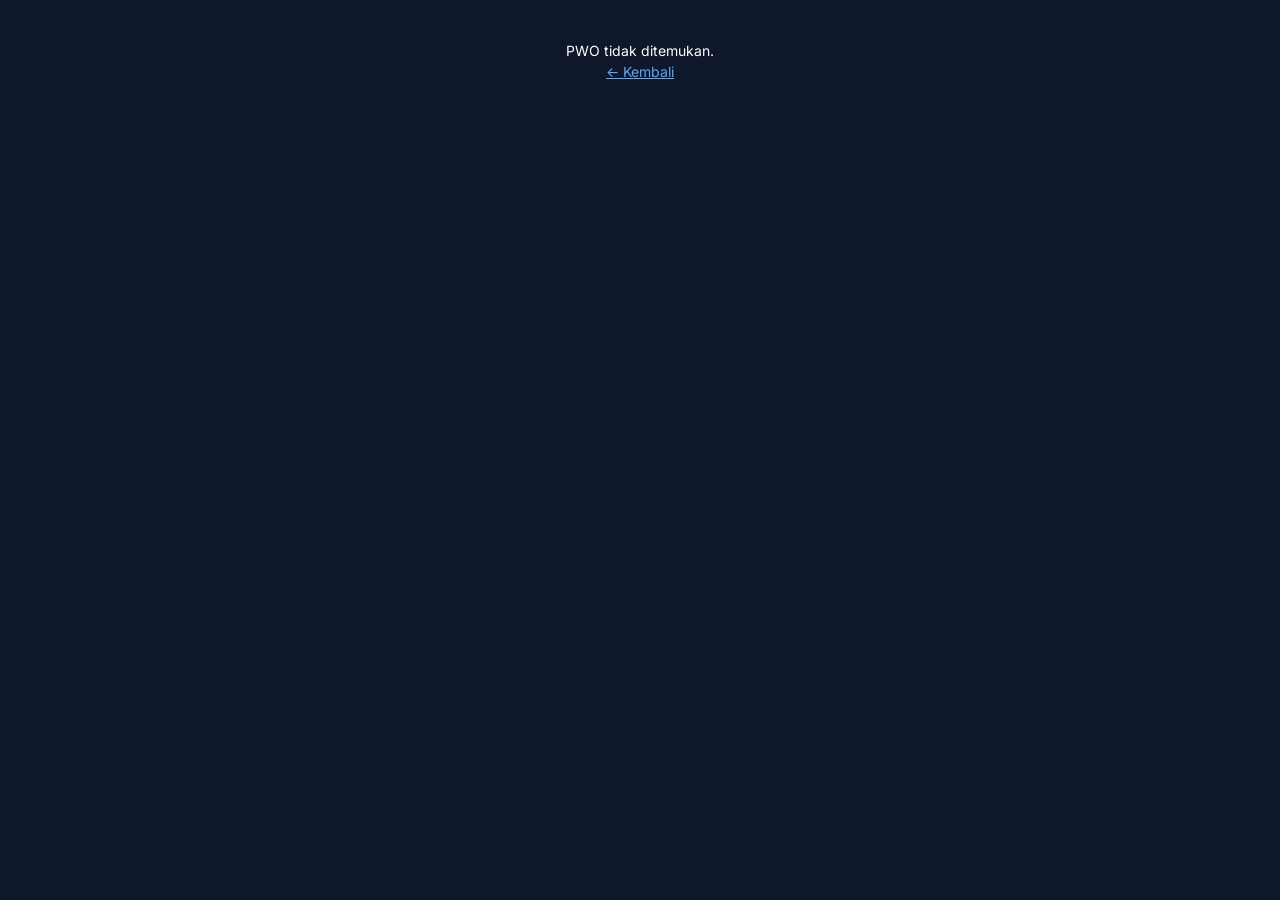
<file: invoice.html>
<!DOCTYPE html>
<html lang="id">
<head>
  <meta charset="UTF-8" />
  <meta name="viewport" content="width=device-width, initial-scale=1.0" />
  <title>Invoice — PWO WYSPORT by Kakami</title>
  <link rel="stylesheet" href="css/base.css" />
  <style>
    #invoice-doc {
      background: #fff;
      max-width: 800px;
      margin: 0 auto;
      border-radius: 12px;
      box-shadow: 0 8px 32px rgba(0,0,0,.4);
      overflow: hidden;
      font-family: 'Inter', sans-serif;
      color: #1e293b;
    }
    .inv-header {
      background: linear-gradient(135deg, #0f3460 0%, #1a56db 60%, #2563eb 100%);
      padding: 28px 36px;
      display: flex;
      justify-content: space-between;
      align-items: flex-start;
      border-bottom: 3px solid #f59e0b;
    }
    .inv-company-name { font-size: 22px; font-weight: 900; color: #fff; letter-spacing: .04em; }
    .inv-company-sub  { font-size: 12px; color: rgba(255,255,255,.7); margin-top: 3px; }
    .inv-title { font-size: 28px; font-weight: 900; color: #fff; opacity: .9; }
    .inv-number { font-size: 13px; color: rgba(255,255,255,.8); margin-top: 4px; font-family: monospace; }

    .inv-meta {
      display: grid;
      grid-template-columns: 1fr 1fr;
      gap: 0;
      padding: 22px 36px;
      border-bottom: 1px solid #e2e8f0;
      background: #f8fafc;
    }
    .inv-meta-left { padding-right: 20px; border-right: 1px solid #e2e8f0; }
    .inv-meta-right { padding-left: 20px; }
    .inv-meta-label { font-size: 10px; font-weight: 700; letter-spacing: .08em; text-transform: uppercase; color: #94a3b8; margin-bottom: 4px; }
    .inv-meta-value { font-size: 14px; font-weight: 600; color: #1e293b; }
    .inv-meta-sub   { font-size: 12px; color: #475569; margin-top: 2px; }
    .inv-meta-group { margin-bottom: 16px; }

    .inv-body { padding: 24px 36px; }
    .inv-table-title { font-size: 12px; font-weight: 700; letter-spacing: .06em; text-transform: uppercase; color: #64748b; margin-bottom: 12px; }
    .inv-items-table { width: 100%; border-collapse: collapse; margin-bottom: 20px; }
    .inv-items-table th {
      background: #1e3a5f; color: #fff;
      padding: 10px 12px; font-size: 11px; font-weight: 700;
      text-align: left; letter-spacing: .04em;
    }
    .inv-items-table th:last-child, .inv-items-table td:last-child { text-align: right; }
    .inv-items-table td {
      padding: 9px 12px; border-bottom: 1px solid #f1f5f9;
      font-size: 13px; color: #1e293b;
    }
    .inv-items-table tbody tr:nth-child(even) td { background: #f8fafc; }
    .inv-items-table .item-name { font-weight: 600; }
    .inv-items-table .item-num  { color: #64748b; font-size: 11px; font-weight: 600; }

    .inv-totals { display: flex; justify-content: flex-end; margin-top: 8px; }
    .inv-totals-box { width: 320px; border: 1px solid #e2e8f0; border-radius: 8px; overflow: hidden; }
    .inv-total-row { display: flex; justify-content: space-between; padding: 9px 16px; border-bottom: 1px solid #f1f5f9; font-size: 13px; }
    .inv-total-row:last-child { border-bottom: none; }
    .inv-total-row.grand { background: #1e3a5f; }
    .inv-total-row.grand .tl { color: rgba(255,255,255,.8); font-size: 12px; font-weight: 700; }
    .inv-total-row.grand .tv { color: #fff; font-size: 18px; font-weight: 900; }
    .tl { color: #475569; font-weight: 500; }
    .tv { font-weight: 700; color: #1e293b; }

    .inv-footer {
      padding: 20px 36px;
      background: #f8fafc;
      border-top: 1px solid #e2e8f0;
      display: flex;
      justify-content: space-between;
      align-items: flex-end;
    }
    .inv-sign-area { text-align: center; }
    .inv-sign-name { font-size: 12px; font-weight: 700; color: #475569; margin-top: 6px; border-top: 1px solid #94a3b8; padding-top: 6px; min-width: 160px; }
    .inv-sign-label { font-size: 10px; color: #94a3b8; }
    .inv-notes-box { background: #fffbeb; border: 1px solid #fde68a; border-radius: 6px; padding: 10px 14px; font-size: 12px; color: #92400e; max-width: 320px; }

    .action-bar {
      position: fixed; bottom: 0; left: 0; right: 0;
      background: rgba(15,23,42,.95);
      backdrop-filter: blur(10px);
      border-top: 1px solid #334155;
      padding: 12px 28px;
      display: flex; gap: 10px; align-items: center;
      z-index: 50;
    }

    @media print {
      @page { size: A4; margin: 10mm; }
      body { background: #fff !important; }
      .action-bar { display: none !important; }
      #invoice-doc { box-shadow: none !important; border-radius: 0 !important; max-width: 100% !important; }
      .main-content { margin: 0 !important; padding: 0 !important; }
      .sidebar { display: none !important; }
      .app-shell { display: block !important; }
      .inv-header, .inv-items-table th, .inv-total-row.grand, .inv-meta { -webkit-print-color-adjust: exact; print-color-adjust: exact; }
    }
  </style>
</head>
<body>
<div class="app-shell">
  <aside class="sidebar">
    <a class="sidebar-brand" href="index.html">
      <div class="brand-icon">⚡</div>
      <div>
        <div class="brand-title">PWO App</div>
        <div class="brand-sub">WYSPORT by Kakami</div>
      </div>
    </a>
  </aside>

  <main class="main-content" style="padding-bottom:70px">
    <div id="invoice-doc">
      <div class="inv-header">
        <div>
          <div class="inv-company-name">WYSPORT</div>
          <div class="inv-company-sub">by Kakami — Konveksi Pakaian Olahraga</div>
        </div>
        <div style="text-align:right">
          <div class="inv-title">INVOICE</div>
          <div class="inv-number" id="inv-pwo-num">–</div>
        </div>
      </div>

      <div class="inv-meta">
        <div class="inv-meta-left">
          <div class="inv-meta-group">
            <div class="inv-meta-label">Ditagihkan kepada</div>
            <div class="inv-meta-value" id="inv-client">–</div>
            <div class="inv-meta-sub" id="inv-project">–</div>
          </div>
          <div class="inv-meta-group">
            <div class="inv-meta-label">Tanggal Invoice</div>
            <div class="inv-meta-value" id="inv-date">–</div>
          </div>
        </div>
        <div class="inv-meta-right">
          <div class="inv-meta-group">
            <div class="inv-meta-label">Status</div>
            <div class="inv-meta-value" id="inv-status">–</div>
          </div>
          <div class="inv-meta-group">
            <div class="inv-meta-label">Deadline</div>
            <div class="inv-meta-value" id="inv-deadline">–</div>
          </div>
          <div class="inv-meta-group">
            <div class="inv-meta-label">Total Item</div>
            <div class="inv-meta-value" id="inv-qty">–</div>
          </div>
        </div>
      </div>

      <div class="inv-body">
        <div class="inv-table-title">Rincian Item</div>
        <table class="inv-items-table">
          <thead>
            <tr>
              <th>#</th><th>Ukuran</th><th>Jenis Lengan</th>
              <th>Qty</th><th>Harga/pcs</th><th>Subtotal</th>
            </tr>
          </thead>
          <tbody id="inv-items-body"></tbody>
        </table>

        <div class="inv-totals">
          <div class="inv-totals-box">
            <div class="inv-total-row"><span class="tl">Subtotal</span><span class="tv" id="inv-t-sub">–</span></div>
            <div class="inv-total-row" id="inv-disc-row" style="display:none"><span class="tl" id="inv-disc-label">Diskon</span><span class="tv" id="inv-t-disc">–</span></div>
            <div class="inv-total-row" id="inv-tax-row" style="display:none"><span class="tl">PPN 11%</span><span class="tv" id="inv-t-tax">–</span></div>
            <div class="inv-total-row grand"><span class="tl">GRAND TOTAL</span><span class="tv" id="inv-t-total">–</span></div>
          </div>
        </div>
      </div>

      <div class="inv-footer">
        <div class="inv-notes-box" id="inv-notes-box" style="display:none">
          <strong>Catatan:</strong><br/>
          <span id="inv-notes-text"></span>
        </div>
        <div style="flex:1"></div>
        <div class="inv-sign-area">
          <div style="height:60px"></div>
          <div class="inv-sign-name" id="inv-maker-name">–</div>
          <div class="inv-sign-label">Dibuat Oleh</div>
        </div>
      </div>
    </div>
  </main>
</div>

<div class="action-bar">
  <button class="btn btn-ghost" onclick="history.back()">⬅ Kembali</button>
  <div style="flex:1"></div>
  <button class="btn btn-ghost" onclick="window.print()">🖨 Cetak Invoice</button>
</div>

<script src="js/db.js"></script>
<script>
document.addEventListener('DOMContentLoaded', () => {
  const id  = new URLSearchParams(window.location.search).get('id');
  const pwo = id ? db.get(id) : null;
  if (!pwo) { document.body.innerHTML = '<div style="padding:40px;color:#fff;text-align:center">PWO tidak ditemukan.<br><a href="index.html" style="color:#60a5fa">← Kembali</a></div>'; return; }

  document.title = `Invoice ${pwo.pwoNumber || ''} – WYSPORT`;

  const fmt = n => n ? 'Rp ' + Number(n).toLocaleString('id-ID') : '–';
  const fmtDate = iso => iso ? new Date(iso).toLocaleDateString('id-ID', {day:'2-digit',month:'long',year:'numeric'}) : '–';

  document.getElementById('inv-pwo-num').textContent = pwo.pwoNumber || '–';
  document.getElementById('inv-client').textContent  = pwo.client || '–';
  document.getElementById('inv-project').textContent = pwo.project || '–';
  document.getElementById('inv-date').textContent    = fmtDate(new Date().toISOString());
  document.getElementById('inv-deadline').textContent= pwo.deadline ? fmtDate(pwo.deadline) : '–';
  document.getElementById('inv-qty').textContent     = (pwo.totalOrder || 0) + ' pcs';
  document.getElementById('inv-maker-name').textContent = pwo.makerName || '–';
  document.getElementById('inv-status').textContent  = pwo.status ? pwo.status.toUpperCase() : '–';

  // Build items per size
  const pd = pwo.priceData || {};
  const SIZES = ['XS','S','M','L','XL','XXL','3XL','4XL','5XL','CUSTOM'];
  const counts = {};
  SIZES.forEach(s => { counts[s] = 0; });
  (pwo.rows || []).forEach(r => { if (r.size && counts[r.size] !== undefined) counts[r.size]++; });

  const tbody = document.getElementById('inv-items-body');
  let subtotal = 0;
  let rowIdx = 1;
  SIZES.forEach(size => {
    const qty   = counts[size];
    const price = parseFloat(pd[size] || 0);
    if (qty === 0 && price === 0) return;
    const sub = qty * price;
    subtotal += sub;
    tbody.innerHTML += `
      <tr>
        <td class="item-num">${rowIdx++}</td>
        <td class="item-name">${size}</td>
        <td style="color:#64748b;font-size:12px">Jersey + Produksi</td>
        <td style="text-align:center;font-weight:700">${qty}</td>
        <td style="text-align:right">${price > 0 ? fmt(price) : '–'}</td>
        <td style="text-align:right;font-weight:700;color:#1e40af">${sub > 0 ? fmt(sub) : '–'}</td>
      </tr>
    `;
  });
  if (!tbody.innerHTML) {
    tbody.innerHTML = '<tr><td colspan="6" style="text-align:center;color:#94a3b8;padding:20px">Belum ada data harga. Set harga di form PWO terlebih dahulu.</td></tr>';
  }

  document.getElementById('inv-t-sub').textContent = fmt(subtotal);
  // Grand total from saved data
  if (pwo.grandTotal && pwo.grandTotal > 0) {
    document.getElementById('inv-t-total').textContent = fmt(pwo.grandTotal);
    if (pwo.grandTotal !== subtotal) {
      const disc = subtotal - pwo.grandTotal;
      // show tax/disc rows based on difference
    }
  } else {
    document.getElementById('inv-t-total').textContent = fmt(subtotal);
  }

  if (pwo.notes) {
    document.getElementById('inv-notes-box').style.display = 'block';
    document.getElementById('inv-notes-text').textContent = pwo.notes;
  }
});
</script>
</body>
</html>
</file>
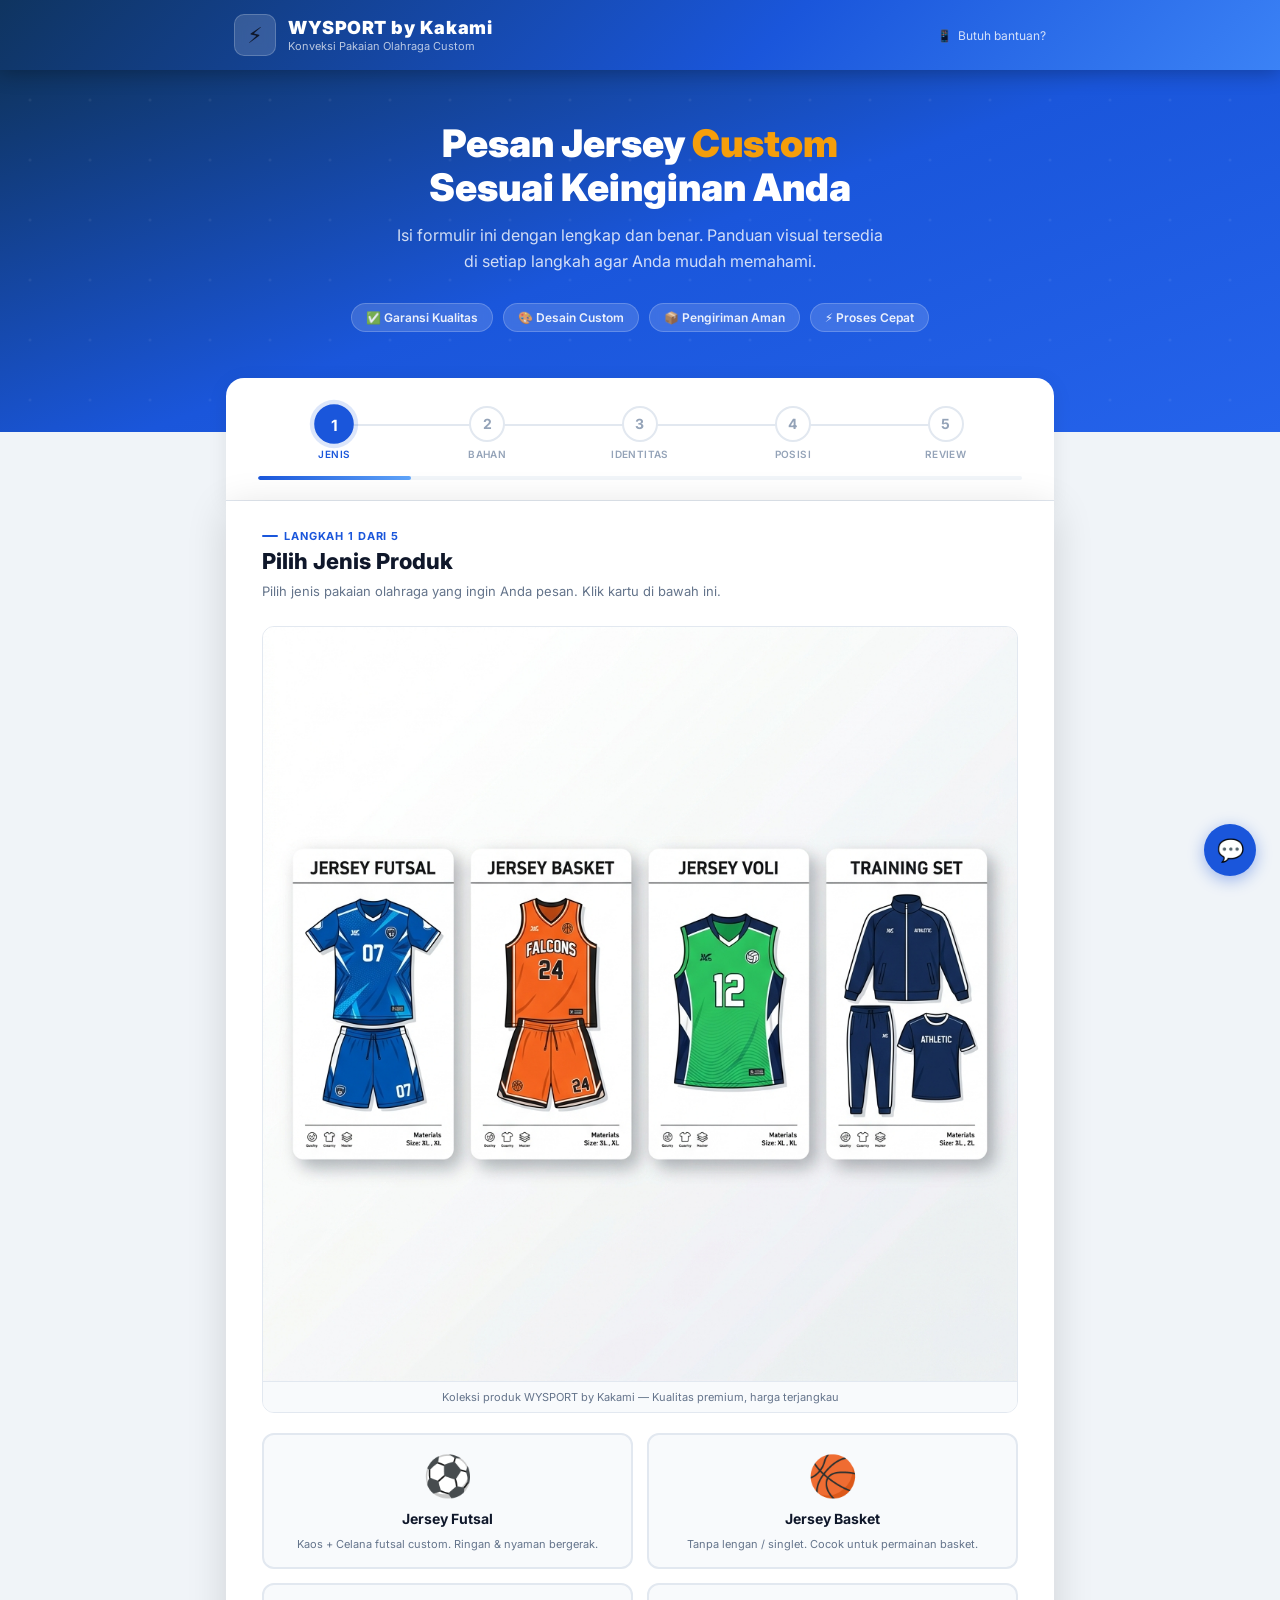
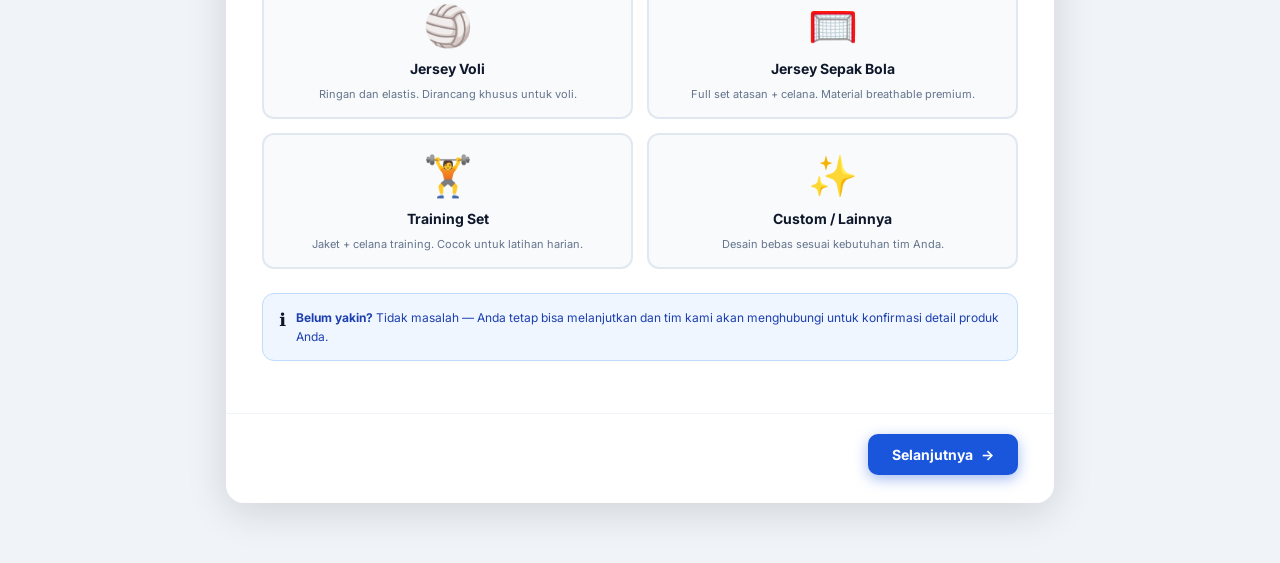
<file: order.html>
<!DOCTYPE html>
<html lang="id">
<head>
  <meta charset="UTF-8" />
  <meta name="viewport" content="width=device-width, initial-scale=1.0" />
  <title>Order Jersey — WYSPORT by Kakami</title>
  <meta name="description" content="Pesan jersey olahraga custom WYSPORT by Kakami. Isi data lengkap Anda dengan panduan visual yang jelas." />
  <link rel="preconnect" href="https://fonts.googleapis.com" />
  <link href="https://fonts.googleapis.com/css2?family=Inter:wght@300;400;500;600;700;800;900&display=swap" rel="stylesheet" />
  <style>
/* =====================================================
   RESET & VARIABLES
===================================================== */
*, *::before, *::after { box-sizing: border-box; margin: 0; padding: 0; }
:root {
  --brand:      #1a56db;
  --brand-dark: #0f3460;
  --brand-light:#eff6ff;
  --accent:     #f59e0b;
  --success:    #10b981;
  --danger:     #ef4444;
  --gray-50:    #f8fafc;
  --gray-100:   #f1f5f9;
  --gray-200:   #e2e8f0;
  --gray-300:   #cbd5e1;
  --gray-400:   #94a3b8;
  --gray-500:   #64748b;
  --gray-700:   #334155;
  --gray-900:   #0f172a;
  --font:       'Inter', system-ui, sans-serif;
  --radius:     12px;
  --radius-lg:  18px;
  --shadow:     0 4px 20px rgba(0,0,0,.08);
  --shadow-lg:  0 8px 40px rgba(0,0,0,.14);
}
html { scroll-behavior: smooth; }
body {
  font-family: var(--font);
  background: #f0f4f8;
  color: var(--gray-900);
  min-height: 100vh;
}

/* =====================================================
   BRAND HEADER
===================================================== */
.brand-header {
  background: linear-gradient(135deg, var(--brand-dark) 0%, var(--brand) 60%, #3b82f6 100%);
  padding: 0;
  position: sticky; top: 0;
  z-index: 100;
  box-shadow: 0 2px 20px rgba(0,0,0,.3);
}
.brand-inner {
  max-width: 860px;
  margin: 0 auto;
  padding: 14px 24px;
  display: flex;
  align-items: center;
  justify-content: space-between;
}
.brand-logo {
  display: flex; align-items: center; gap: 12px;
}
.brand-icon-box {
  width: 42px; height: 42px;
  background: rgba(255,255,255,.15);
  border-radius: 10px;
  display: flex; align-items: center; justify-content: center;
  font-size: 22px;
  backdrop-filter: blur(6px);
  border: 1px solid rgba(255,255,255,.2);
}
.brand-name { font-size: 18px; font-weight: 900; color: #fff; letter-spacing: .03em; }
.brand-tagline { font-size: 11px; color: rgba(255,255,255,.7); margin-top: 1px; }
.brand-contact {
  font-size: 12px; color: rgba(255,255,255,.8);
  display: flex; align-items: center; gap: 6px;
}

/* =====================================================
   HERO BANNER
===================================================== */
.hero-banner {
  background: linear-gradient(160deg, var(--brand-dark) 0%, #1a56db 50%, #2563eb 100%);
  padding: 52px 24px 100px;
  text-align: center;
  position: relative;
  overflow: hidden;
}
.hero-banner::before {
  content: '';
  position: absolute; inset: 0;
  background: url("data:image/svg+xml,%3Csvg width='60' height='60' xmlns='http://www.w3.org/2000/svg'%3E%3Ccircle cx='30' cy='30' r='1.5' fill='rgba(255,255,255,.06)'/%3E%3C/svg%3E");
}
.hero-title {
  font-size: 38px; font-weight: 900;
  color: #fff; line-height: 1.15;
  margin-bottom: 14px;
  position: relative;
}
.hero-title span { color: var(--accent); }
.hero-sub {
  font-size: 16px; color: rgba(255,255,255,.8);
  max-width: 500px; margin: 0 auto 28px;
  line-height: 1.6; position: relative;
}
.hero-badges {
  display: flex; gap: 10px; justify-content: center;
  flex-wrap: wrap; position: relative;
}
.hero-badge {
  background: rgba(255,255,255,.15);
  border: 1px solid rgba(255,255,255,.2);
  border-radius: 20px;
  padding: 6px 14px;
  font-size: 12px; font-weight: 600;
  color: rgba(255,255,255,.9);
  display: flex; align-items: center; gap: 6px;
  backdrop-filter: blur(4px);
}

/* =====================================================
   MAIN WRAPPER
===================================================== */
.main-wrap {
  max-width: 860px;
  margin: -54px auto 60px;
  padding: 0 16px;
  position: relative;
  z-index: 10;
}

/* =====================================================
   PROGRESS STEPPER
===================================================== */
.stepper {
  background: #fff;
  border-radius: var(--radius-lg) var(--radius-lg) 0 0;
  padding: 28px 32px 20px;
  border-bottom: 1px solid var(--gray-200);
  box-shadow: var(--shadow);
}
.stepper-steps {
  display: flex;
  align-items: center;
  gap: 0;
}
.step-item {
  display: flex;
  flex-direction: column;
  align-items: center;
  flex: 1;
  position: relative;
}
.step-item:not(:last-child)::after {
  content: '';
  position: absolute;
  top: 18px; left: 50%;
  width: 100%; height: 2px;
  background: var(--gray-200);
  z-index: 0;
  transition: background .4s;
}
.step-item.done:not(:last-child)::after { background: var(--brand); }

.step-circle {
  width: 36px; height: 36px;
  border-radius: 50%;
  display: flex; align-items: center; justify-content: center;
  font-size: 14px; font-weight: 700;
  border: 2px solid var(--gray-200);
  background: #fff;
  color: var(--gray-400);
  transition: all .3s;
  position: relative; z-index: 1;
}
.step-item.active .step-circle {
  border-color: var(--brand);
  background: var(--brand);
  color: #fff;
  box-shadow: 0 0 0 4px rgba(26,86,219,.15);
  transform: scale(1.1);
}
.step-item.done .step-circle {
  border-color: var(--brand);
  background: var(--brand);
  color: #fff;
}
.step-label {
  font-size: 10px; font-weight: 600;
  color: var(--gray-400);
  margin-top: 6px;
  text-align: center;
  text-transform: uppercase;
  letter-spacing: .04em;
  white-space: nowrap;
}
.step-item.active .step-label { color: var(--brand); }
.step-item.done  .step-label  { color: var(--brand); }

.progress-bar-wrap {
  margin-top: 16px;
  height: 4px;
  background: var(--gray-100);
  border-radius: 2px;
  overflow: hidden;
}
.progress-bar-fill {
  height: 100%;
  background: linear-gradient(90deg, var(--brand), #60a5fa);
  border-radius: 2px;
  transition: width .5s ease;
}

/* =====================================================
   FORM CARD
===================================================== */
.form-card {
  background: #fff;
  border-radius: 0 0 var(--radius-lg) var(--radius-lg);
  box-shadow: var(--shadow-lg);
  overflow: hidden;
}

.step-panel {
  display: none;
  animation: fadeSlide .35s ease;
}
.step-panel.active { display: block; }
@keyframes fadeSlide {
  from { opacity: 0; transform: translateX(20px); }
  to   { opacity: 1; transform: translateX(0); }
}

.panel-header {
  padding: 28px 36px 0;
}
.panel-step-label {
  font-size: 11px; font-weight: 700;
  letter-spacing: .08em; text-transform: uppercase;
  color: var(--brand);
  margin-bottom: 4px;
  display: flex; align-items: center; gap: 6px;
}
.panel-step-label::before {
  content: '';
  display: inline-block;
  width: 16px; height: 2px;
  background: var(--brand);
  border-radius: 1px;
}
.panel-title {
  font-size: 22px; font-weight: 800;
  color: var(--gray-900);
  line-height: 1.3;
}
.panel-sub {
  font-size: 13px; color: var(--gray-500);
  margin-top: 6px; line-height: 1.6;
}

.panel-body {
  padding: 24px 36px 32px;
}

/* =====================================================
   PRODUCT TYPE CARDS (Step 1)
===================================================== */
.product-grid {
  display: grid;
  grid-template-columns: repeat(2, 1fr);
  gap: 14px;
  margin-bottom: 24px;
}
.product-card {
  border: 2px solid var(--gray-200);
  border-radius: var(--radius);
  padding: 16px;
  cursor: pointer;
  transition: all .2s;
  display: flex;
  flex-direction: column;
  align-items: center;
  text-align: center;
  gap: 10px;
  background: var(--gray-50);
  position: relative;
  overflow: hidden;
}
.product-card:hover { border-color: var(--brand); background: var(--brand-light); transform: translateY(-2px); box-shadow: var(--shadow); }
.product-card.selected { border-color: var(--brand); background: var(--brand-light); box-shadow: 0 0 0 4px rgba(26,86,219,.1); }
.product-card.selected::after {
  content: '✓';
  position: absolute; top: 10px; right: 10px;
  width: 22px; height: 22px;
  background: var(--brand); color: #fff;
  border-radius: 50%; font-size: 12px; font-weight: 700;
  display: flex; align-items: center; justify-content: center;
}
.product-icon { font-size: 40px; }
.product-name { font-size: 14px; font-weight: 700; color: var(--gray-900); }
.product-desc { font-size: 11px; color: var(--gray-500); }

/* =====================================================
   MATERIAL CARDS (Step 2)
===================================================== */
.material-grid {
  display: grid;
  grid-template-columns: repeat(2, 1fr);
  gap: 12px;
  margin-bottom: 24px;
}
.material-card {
  border: 2px solid var(--gray-200);
  border-radius: var(--radius);
  padding: 14px 16px;
  cursor: pointer;
  transition: all .2s;
  display: flex;
  align-items: flex-start;
  gap: 12px;
  background: var(--gray-50);
  position: relative;
}
.material-card:hover { border-color: var(--brand); background: var(--brand-light); }
.material-card.selected { border-color: var(--brand); background: var(--brand-light); box-shadow: 0 0 0 3px rgba(26,86,219,.1); }
.material-card.selected::after {
  content: '✓';
  position: absolute; top: 10px; right: 10px;
  width: 20px; height: 20px;
  background: var(--brand); color: #fff;
  border-radius: 50%; font-size: 11px; font-weight: 700;
  display: flex; align-items: center; justify-content: center;
}
.material-swatch {
  width: 42px; height: 42px;
  border-radius: 8px;
  flex-shrink: 0;
  border: 1px solid var(--gray-200);
  display: flex; align-items: center; justify-content: center;
  font-size: 20px;
}
.material-name { font-size: 13px; font-weight: 700; color: var(--gray-900); margin-bottom: 3px; }
.material-desc { font-size: 11px; color: var(--gray-500); line-height: 1.5; }

/* Sleeve type */
.sleeve-grid {
  display: grid; grid-template-columns: 1fr 1fr;
  gap: 12px; margin-bottom: 20px;
}
.sleeve-card {
  border: 2px solid var(--gray-200);
  border-radius: var(--radius);
  padding: 16px;
  cursor: pointer;
  transition: all .2s;
  text-align: center;
  background: var(--gray-50);
  position: relative;
}
.sleeve-card:hover { border-color: var(--brand); background: var(--brand-light); }
.sleeve-card.selected { border-color: var(--brand); background: var(--brand-light); }
.sleeve-card.selected::after {
  content: '✓';
  position: absolute; top: 8px; right: 8px;
  width: 20px; height: 20px;
  background: var(--brand); color: #fff;
  border-radius: 50%; font-size: 11px; font-weight: 700;
  display: flex; align-items: center; justify-content: center;
}
.sleeve-img { font-size: 42px; margin-bottom: 8px; }
.sleeve-name { font-size: 13px; font-weight: 700; color: var(--gray-900); }
.sleeve-desc { font-size: 11px; color: var(--gray-500); margin-top: 3px; }

/* =====================================================
   IDENTITY FORM (Step 3)
===================================================== */
.identity-form { display: flex; flex-direction: column; gap: 20px; }
.form-row-2 { display: grid; grid-template-columns: 1fr 1fr; gap: 16px; }

.field-group { display: flex; flex-direction: column; gap: 6px; }
.field-label {
  font-size: 12px; font-weight: 700;
  color: var(--gray-700);
  text-transform: uppercase;
  letter-spacing: .05em;
  display: flex; align-items: center; gap: 6px;
}
.field-label .req { color: var(--danger); }
.field-label .tip {
  font-size: 10px; color: var(--gray-400);
  font-weight: 400; text-transform: none; letter-spacing: 0;
  background: var(--gray-100); padding: 2px 7px; border-radius: 10px;
}
.field-input, .field-select {
  border: 1.5px solid var(--gray-200);
  border-radius: 8px;
  padding: 11px 14px;
  font-family: var(--font);
  font-size: 14px;
  color: var(--gray-900);
  outline: none;
  transition: border-color .2s, box-shadow .2s;
  width: 100%;
  background: #fff;
}
.field-input:focus, .field-select:focus {
  border-color: var(--brand);
  box-shadow: 0 0 0 3px rgba(26,86,219,.1);
}
.field-input::placeholder { color: var(--gray-400); }
.field-input.large { font-size: 16px; font-weight: 600; }
.field-hint { font-size: 11px; color: var(--gray-400); margin-top: 3px; }

/* Size selector */
.size-selector {
  display: grid;
  grid-template-columns: repeat(6, 1fr);
  gap: 8px;
}
.size-btn {
  border: 2px solid var(--gray-200);
  border-radius: 8px;
  padding: 10px 6px;
  text-align: center;
  cursor: pointer;
  font-size: 13px;
  font-weight: 700;
  color: var(--gray-500);
  background: var(--gray-50);
  transition: all .18s;
  user-select: none;
}
.size-btn:hover { border-color: var(--brand); color: var(--brand); background: var(--brand-light); }
.size-btn.selected { border-color: var(--brand); background: var(--brand); color: #fff; }

/* Size chart modal */
.size-guide-btn {
  display: inline-flex; align-items: center; gap: 6px;
  font-size: 12px; font-weight: 600; color: var(--brand);
  background: var(--brand-light); border: none;
  border-radius: 8px; padding: 7px 12px; cursor: pointer;
  transition: all .2s;
}
.size-guide-btn:hover { background: #dbeafe; }

/* =====================================================
   JERSEY POSITION DIAGRAM (Step 4) — REDESIGNED
===================================================== */

/* --- Jersey view row (front + back side by side) --- */
.jersey-views-row {
  display: grid;
  grid-template-columns: 1fr 1fr;
  gap: 12px;
  margin-bottom: 20px;
  background: linear-gradient(135deg, #0f1e3d 0%, #1a3266 100%);
  border-radius: 16px;
  padding: 20px 16px 14px;
  position: relative;
  overflow: hidden;
}
.jersey-views-row::before {
  content: '';
  position: absolute; inset: 0;
  background: radial-gradient(ellipse at 50% 0%, rgba(99,179,237,.12) 0%, transparent 70%);
}
.jersey-view-col { display: flex; flex-direction: column; align-items: center; position: relative; z-index: 1; }
.jersey-view-label {
  font-size: 10px; font-weight: 800;
  letter-spacing: .1em; text-transform: uppercase;
  color: rgba(255,255,255,.45);
  margin-bottom: 10px;
  display: flex; align-items: center; gap: 5px;
}
.jersey-view-label::before, .jersey-view-label::after {
  content: '';
  flex: 1; min-width: 14px; height: 1px;
  background: rgba(255,255,255,.15);
}
.jersey-svg-container { width: 100%; max-width: 190px; }
.jersey-svg-container svg { width: 100%; height: auto; display: block; filter: drop-shadow(0 6px 16px rgba(0,0,0,.45)); }

/* --- Hotspots --- */
.hotspot { cursor: pointer; }
.hotspot-bg {
  fill: rgba(255,255,255,.07);
  stroke: rgba(255,255,255,.35);
  stroke-width: 1;
  stroke-dasharray: 3 2;
  rx: 5;
  transition: all .2s;
}
.hotspot:hover .hotspot-bg { fill: rgba(255,255,255,.18); stroke: #60a5fa; stroke-width: 1.5; stroke-dasharray: none; }
.hotspot.hs-filled .hotspot-bg { fill: rgba(16,185,129,.2); stroke: #34d399; stroke-width: 1.5; stroke-dasharray: none; }
.hotspot-tag {
  font-size: 7px; font-weight: 800;
  fill: rgba(255,255,255,.5);
  text-anchor: middle; pointer-events: none;
  text-transform: uppercase; letter-spacing: .04em;
}
.hotspot:hover .hotspot-tag { fill: #93c5fd; }
.hotspot.hs-filled .hotspot-tag { fill: #6ee7b7; }
.hotspot-val {
  font-size: 9px; font-weight: 700;
  fill: #fff; text-anchor: middle; pointer-events: none;
  letter-spacing: .06em;
}
.hotspot-val-lg {
  font-size: 18px; font-weight: 900;
  fill: #fff; text-anchor: middle; pointer-events: none;
}

/* --- Legend row --- */
.pos-legend-row {
  display: flex; align-items: center; justify-content: center;
  gap: 18px; margin-top: 8px; position: relative; z-index: 1;
}
.pos-legend-item {
  display: flex; align-items: center; gap: 5px;
  font-size: 10px; color: rgba(255,255,255,.45);
}
.pos-legend-dot {
  width: 8px; height: 8px; border-radius: 2px;
}

/* --- Zone groups --- */
.zone-groups { display: flex; flex-direction: column; gap: 12px; }
.zone-group {
  border-radius: 14px;
  border: 1.5px solid var(--gray-200);
  overflow: hidden;
  transition: border-color .25s, box-shadow .25s;
}
.zone-group.zone-active { border-color: #93c5fd; box-shadow: 0 0 0 3px rgba(26,86,219,.06); }
.zone-group.zone-done   { border-color: #6ee7b7; box-shadow: 0 0 0 3px rgba(16,185,129,.05); }

.zone-header {
  padding: 10px 16px;
  display: flex; align-items: center; gap: 10px;
  border-bottom: 1.5px solid var(--gray-200);
  background: var(--gray-50);
  cursor: pointer;
  transition: background .2s;
  user-select: none;
}
.zone-group.zone-active .zone-header { background: var(--brand-light); border-bottom-color: #bfdbfe; }
.zone-group.zone-done   .zone-header { background: #f0fdf4; border-bottom-color: #bbf7d0; }

.zone-icon-wrap {
  width: 32px; height: 32px;
  border-radius: 8px;
  display: flex; align-items: center; justify-content: center;
  font-size: 15px; flex-shrink: 0;
  background: var(--gray-200);
  transition: background .2s;
}
.zone-group.zone-active .zone-icon-wrap { background: rgba(26,86,219,.12); }
.zone-group.zone-done   .zone-icon-wrap { background: rgba(16,185,129,.12); }

.zone-title-block { flex: 1; }
.zone-title {
  font-size: 13px; font-weight: 800;
  color: var(--gray-900);
  display: flex; align-items: center; gap: 6px;
}
.zone-subtitle { font-size: 11px; color: var(--gray-500); margin-top: 1px; }

.zone-status-pill {
  font-size: 10px; font-weight: 700;
  padding: 3px 10px; border-radius: 12px;
  background: var(--gray-200); color: var(--gray-500);
  transition: all .2s; white-space: nowrap;
}
.zone-group.zone-active .zone-status-pill { background: #dbeafe; color: var(--brand); }
.zone-group.zone-done   .zone-status-pill { background: #dcfce7; color: #059669; }

.zone-fields {
  padding: 14px 16px 16px;
  display: flex; flex-direction: column; gap: 12px;
}

/* --- Individual field row in zone --- */
.zf-row {
  display: grid;
  grid-template-columns: 26px 1fr;
  gap: 10px;
  align-items: flex-start;
}
.zf-badge {
  width: 26px; height: 26px;
  border-radius: 6px;
  background: var(--gray-100);
  display: flex; align-items: center; justify-content: center;
  font-size: 13px; flex-shrink: 0;
  margin-top: 22px;
  transition: background .2s;
}
.zf-row:focus-within .zf-badge { background: var(--brand-light); }
.zf-inner { display: flex; flex-direction: column; gap: 5px; }
.zf-label {
  font-size: 11px; font-weight: 700;
  color: var(--gray-600);
  letter-spacing: .04em;
  display: flex; align-items: center; gap: 5px;
}
.zf-label .zf-req { color: var(--danger); font-size: 12px; }
.zf-label .zf-opt {
  font-size: 9px; font-weight: 500; color: var(--gray-400);
  background: var(--gray-100); padding: 1px 6px; border-radius: 8px;
  text-transform: uppercase; letter-spacing: 0;
}
.zf-input, .zf-textarea {
  width: 100%;
  border: 1.5px solid var(--gray-200);
  border-radius: 8px;
  padding: 9px 12px;
  font-family: var(--font); font-size: 13px; font-weight: 500;
  color: var(--gray-900);
  background: #fff;
  outline: none;
  transition: border-color .2s, box-shadow .2s;
  resize: vertical;
}
.zf-input:focus, .zf-textarea:focus {
  border-color: var(--brand);
  box-shadow: 0 0 0 3px rgba(26,86,219,.08);
}
.zf-input::placeholder, .zf-textarea::placeholder { color: var(--gray-400); font-weight: 400; }
.zf-hint { font-size: 10px; color: var(--gray-400); line-height: 1.5; }

/* --- 2-col fields inside zone --- */
.zf-pair { display: grid; grid-template-columns: 1fr 1fr; gap: 10px; }

/* --- Position input (backward compat) --- */
.pos-input {
  width: 100%; border: 1px solid var(--gray-200); border-radius: 6px;
  padding: 8px 10px; font-family: var(--font); font-size: 13px;
  color: var(--gray-900); outline: none; background: #fff;
  transition: border-color .2s;
}
.pos-input:focus { border-color: var(--brand); }
.pos-input::placeholder { color: var(--gray-400); }

/* =====================================================
   REVIEW (Step 5)
===================================================== */
.review-grid { display: flex; flex-direction: column; gap: 16px; }
.review-section {
  border: 1.5px solid var(--gray-200);
  border-radius: var(--radius);
  overflow: hidden;
}
.review-section-header {
  background: var(--gray-100);
  padding: 10px 16px;
  font-size: 12px; font-weight: 700;
  color: var(--gray-700);
  text-transform: uppercase; letter-spacing: .05em;
  display: flex; align-items: center; gap: 6px;
}
.review-rows { padding: 12px 16px; display: flex; flex-direction: column; gap: 8px; }
.review-row { display: flex; align-items: flex-start; gap: 10px; font-size: 13px; }
.review-key { color: var(--gray-500); min-width: 140px; flex-shrink: 0; }
.review-val { color: var(--gray-900); font-weight: 600; }

.review-jersey-preview {
  background: linear-gradient(135deg, var(--brand-dark), var(--brand));
  border-radius: var(--radius);
  padding: 20px;
  text-align: center;
  color: #fff;
  margin-bottom: 16px;
}
.rjp-number { font-size: 56px; font-weight: 900; line-height: 1; letter-spacing: -.02em; }
.rjp-name   { font-size: 18px; font-weight: 700; letter-spacing: .1em; text-transform: uppercase; margin-top: 6px; }
.rjp-label  { font-size: 10px; color: rgba(255,255,255,.6); margin-top: 8px; }
.rjp-meta   { font-size: 12px; color: rgba(255,255,255,.75); margin-top: 4px; }

/* =====================================================
   BUTTONS NAV
===================================================== */
.panel-nav {
  padding: 20px 36px 28px;
  display: flex;
  align-items: center;
  justify-content: space-between;
  border-top: 1px solid var(--gray-100);
  gap: 12px;
}
.btn-nav {
  display: inline-flex; align-items: center; gap: 8px;
  padding: 12px 24px;
  border-radius: 10px;
  border: none;
  font-family: var(--font);
  font-size: 14px; font-weight: 700;
  cursor: pointer;
  transition: all .2s;
}
.btn-nav.prev { background: var(--gray-100); color: var(--gray-700); }
.btn-nav.prev:hover { background: var(--gray-200); }
.btn-nav.next { background: var(--brand); color: #fff; box-shadow: 0 4px 14px rgba(26,86,219,.4); }
.btn-nav.next:hover { background: #1d4ed8; box-shadow: 0 6px 20px rgba(26,86,219,.5); transform: translateY(-1px); }
.btn-nav.submit { background: var(--success); color: #fff; box-shadow: 0 4px 14px rgba(16,185,129,.4); }
.btn-nav.submit:hover { background: #059669; }
.btn-nav:disabled { opacity: .5; cursor: not-allowed; transform: none !important; }

/* =====================================================
   INFO BOX / ILLUSTRATION BOX
===================================================== */
.info-box {
  background: var(--brand-light);
  border: 1px solid #bfdbfe;
  border-radius: var(--radius);
  padding: 14px 16px;
  margin-bottom: 20px;
  display: flex; gap: 10px;
  align-items: flex-start;
}
.info-box-icon { font-size: 18px; flex-shrink: 0; margin-top: 1px; }
.info-box-text { font-size: 12px; color: #1e40af; line-height: 1.6; }
.info-box-text strong { font-weight: 700; }

.illus-box {
  border-radius: var(--radius);
  overflow: hidden;
  border: 1px solid var(--gray-200);
  margin-bottom: 20px;
}
.illus-box img { width: 100%; display: block; }
.illus-box-caption {
  background: var(--gray-50);
  padding: 8px 12px;
  font-size: 11px; color: var(--gray-500);
  border-top: 1px solid var(--gray-200);
  text-align: center;
}

/* =====================================================
   SUCCESS PAGE
===================================================== */
.success-page {
  display: none;
  text-align: center;
  padding: 60px 36px;
  background: #fff;
  border-radius: var(--radius-lg);
  box-shadow: var(--shadow-lg);
}
.success-page.show { display: block; }
.success-icon {
  width: 88px; height: 88px;
  background: linear-gradient(135deg, var(--success), #34d399);
  border-radius: 50%;
  display: flex; align-items: center; justify-content: center;
  font-size: 40px; margin: 0 auto 24px;
  box-shadow: 0 8px 30px rgba(16,185,129,.3);
  animation: popIn .5s cubic-bezier(.34,1.56,.64,1);
}
@keyframes popIn { from { transform: scale(0); } to { transform: scale(1); } }
.success-title { font-size: 26px; font-weight: 800; color: var(--gray-900); margin-bottom: 10px; }
.success-sub   { font-size: 14px; color: var(--gray-500); max-width: 380px; margin: 0 auto 28px; line-height: 1.7; }
.order-id-badge {
  display: inline-block;
  background: var(--brand-light); border: 1.5px solid #bfdbfe;
  border-radius: 10px; padding: 10px 24px;
  font-size: 16px; font-weight: 800; color: var(--brand);
  font-family: monospace; letter-spacing: .05em;
  margin-bottom: 28px;
}
.success-actions { display: flex; gap: 12px; justify-content: center; flex-wrap: wrap; }
.btn-action {
  display: inline-flex; align-items: center; gap: 8px;
  padding: 12px 22px; border-radius: 10px; border: none;
  font-family: var(--font); font-size: 13px; font-weight: 700;
  cursor: pointer; transition: all .2s; text-decoration: none;
}
.btn-action.primary { background: var(--brand); color: #fff; }
.btn-action.primary:hover { background: #1d4ed8; }
.btn-action.ghost  { background: var(--gray-100); color: var(--gray-700); }
.btn-action.ghost:hover { background: var(--gray-200); }
.btn-action.wa { background: #25d366; color: #fff; }
.btn-action.wa:hover { filter: brightness(1.08); }

/* =====================================================
   MODAL (Size Guide)
===================================================== */
.modal-overlay {
  position: fixed; inset: 0;
  background: rgba(0,0,0,.65);
  display: flex; align-items: center; justify-content: center;
  z-index: 1000;
  backdrop-filter: blur(4px);
  opacity: 0; pointer-events: none;
  transition: opacity .25s;
  padding: 16px;
}
.modal-overlay.open { opacity: 1; pointer-events: all; }
.modal {
  background: #fff;
  border-radius: var(--radius-lg);
  width: 100%; max-width: 640px;
  max-height: 85vh;
  overflow-y: auto;
  box-shadow: 0 20px 60px rgba(0,0,0,.3);
  transform: scale(.94);
  transition: transform .25s;
}
.modal-overlay.open .modal { transform: scale(1); }
.modal-header {
  padding: 20px 24px 16px;
  border-bottom: 1px solid var(--gray-200);
  display: flex; align-items: center; justify-content: space-between;
  position: sticky; top: 0; background: #fff; z-index: 1;
}
.modal-title { font-size: 18px; font-weight: 800; color: var(--gray-900); }
.modal-close {
  width: 32px; height: 32px; border-radius: 8px;
  border: none; background: var(--gray-100); color: var(--gray-500);
  font-size: 18px; cursor: pointer; transition: all .2s;
  display: flex; align-items: center; justify-content: center;
}
.modal-close:hover { background: var(--gray-200); color: var(--gray-900); }
.modal-body { padding: 20px 24px 24px; }

/* Size chart table */
.size-table { width: 100%; border-collapse: collapse; font-size: 13px; }
.size-table th { background: var(--brand); color: #fff; padding: 10px 12px; font-weight: 700; text-align: center; }
.size-table td { padding: 9px 12px; border-bottom: 1px solid var(--gray-100); text-align: center; }
.size-table tbody tr:hover td { background: var(--brand-light); }
.size-table .size-col { font-weight: 800; color: var(--brand); font-size: 15px; }

/* =====================================================
   ILLUSTRATION IMAGE in step
===================================================== */
.step-illustration {
  border-radius: var(--radius);
  overflow: hidden;
  border: 1px solid var(--gray-200);
  box-shadow: var(--shadow);
}
.step-illustration img { width: 100%; display: block; }

/* =====================================================
   SECTION DIVIDER
===================================================== */
.section-divider {
  display: flex; align-items: center; gap: 10px;
  margin: 20px 0 16px;
}
.section-divider-line { flex: 1; height: 1px; background: var(--gray-200); }
.section-divider-label {
  font-size: 11px; font-weight: 700;
  color: var(--gray-400); text-transform: uppercase; letter-spacing: .06em;
  white-space: nowrap;
}

/* =====================================================
   FLOATING HELP
===================================================== */
.floating-help {
  position: fixed;
  bottom: 24px; right: 24px;
  width: 52px; height: 52px;
  background: var(--brand);
  border-radius: 50%;
  display: flex; align-items: center; justify-content: center;
  font-size: 22px;
  box-shadow: 0 4px 16px rgba(26,86,219,.4);
  cursor: pointer;
  z-index: 200;
  transition: transform .2s;
  text-decoration: none;
}
.floating-help:hover { transform: scale(1.08); }

/* =====================================================
   RESPONSIVE
===================================================== */
@media (max-width: 600px) {
  .hero-title { font-size: 26px; }
  .product-grid { grid-template-columns: 1fr 1fr; }
  .material-grid { grid-template-columns: 1fr; }
  .jersey-views-row { grid-template-columns: 1fr 1fr; gap: 8px; padding: 14px 10px 10px; }
  .zf-pair { grid-template-columns: 1fr; }
  .size-selector { grid-template-columns: repeat(5, 1fr); }
  .panel-body { padding: 16px 20px 24px; }
  .panel-header { padding: 20px 20px 0; }
  .panel-nav { padding: 16px 20px 22px; }
  .stepper { padding: 20px 16px 16px; }
  .step-label { display: none; }
  .form-row-2 { grid-template-columns: 1fr; }
}
  </style>
</head>
<body>

<!-- ===== HEADER ===== -->
<header class="brand-header">
  <div class="brand-inner">
    <div class="brand-logo">
      <div class="brand-icon-box">⚡</div>
      <div>
        <div class="brand-name">WYSPORT by Kakami</div>
        <div class="brand-tagline">Konveksi Pakaian Olahraga Custom</div>
      </div>
    </div>
    <div class="brand-contact">
      <span>📱</span> Butuh bantuan?
    </div>
  </div>
</header>

<!-- ===== HERO ===== -->
<div class="hero-banner">
  <h1 class="hero-title">Pesan Jersey <span>Custom</span><br/>Sesuai Keinginan Anda</h1>
  <p class="hero-sub">Isi formulir ini dengan lengkap dan benar. Panduan visual tersedia di setiap langkah agar Anda mudah memahami.</p>
  <div class="hero-badges">
    <span class="hero-badge">✅ Garansi Kualitas</span>
    <span class="hero-badge">🎨 Desain Custom</span>
    <span class="hero-badge">📦 Pengiriman Aman</span>
    <span class="hero-badge">⚡ Proses Cepat</span>
  </div>
</div>

<!-- ===== MAIN FORM ===== -->
<div class="main-wrap">

  <!-- Progress Stepper -->
  <div class="stepper" id="stepper-wrap">
    <div class="stepper-steps">
      <div class="step-item active" id="si-1">
        <div class="step-circle">1</div>
        <div class="step-label">Jenis</div>
      </div>
      <div class="step-item" id="si-2">
        <div class="step-circle">2</div>
        <div class="step-label">Bahan</div>
      </div>
      <div class="step-item" id="si-3">
        <div class="step-circle">3</div>
        <div class="step-label">Identitas</div>
      </div>
      <div class="step-item" id="si-4">
        <div class="step-circle">4</div>
        <div class="step-label">Posisi</div>
      </div>
      <div class="step-item" id="si-5">
        <div class="step-circle">5</div>
        <div class="step-label">Review</div>
      </div>
    </div>
    <div class="progress-bar-wrap">
      <div class="progress-bar-fill" id="progress-fill" style="width:20%"></div>
    </div>
  </div>

  <!-- Form Card -->
  <div class="form-card" id="form-card">

    <!-- ===== STEP 1: JENIS PRODUK ===== -->
    <div class="step-panel active" id="panel-1">
      <div class="panel-header">
        <div class="panel-step-label">Langkah 1 dari 5</div>
        <h2 class="panel-title">Pilih Jenis Produk</h2>
        <p class="panel-sub">Pilih jenis pakaian olahraga yang ingin Anda pesan. Klik kartu di bawah ini.</p>
      </div>
      <div class="panel-body">

        <div class="illus-box">
          <img src="img/jersey_types.png" alt="Jenis Produk WYSPORT" onerror="this.style.display='none'" />
          <div class="illus-box-caption">Koleksi produk WYSPORT by Kakami — Kualitas premium, harga terjangkau</div>
        </div>

        <div class="product-grid">
          <div class="product-card" onclick="selectProduct(this, 'Jersey Futsal')" data-value="Jersey Futsal">
            <div class="product-icon">⚽</div>
            <div class="product-name">Jersey Futsal</div>
            <div class="product-desc">Kaos + Celana futsal custom. Ringan & nyaman bergerak.</div>
          </div>
          <div class="product-card" onclick="selectProduct(this, 'Jersey Basket')" data-value="Jersey Basket">
            <div class="product-icon">🏀</div>
            <div class="product-name">Jersey Basket</div>
            <div class="product-desc">Tanpa lengan / singlet. Cocok untuk permainan basket.</div>
          </div>
          <div class="product-card" onclick="selectProduct(this, 'Jersey Voli')" data-value="Jersey Voli">
            <div class="product-icon">🏐</div>
            <div class="product-name">Jersey Voli</div>
            <div class="product-desc">Ringan dan elastis. Dirancang khusus untuk voli.</div>
          </div>
          <div class="product-card" onclick="selectProduct(this, 'Jersey Sepak Bola')" data-value="Jersey Sepak Bola">
            <div class="product-icon">🥅</div>
            <div class="product-name">Jersey Sepak Bola</div>
            <div class="product-desc">Full set atasan + celana. Material breathable premium.</div>
          </div>
          <div class="product-card" onclick="selectProduct(this, 'Training Set')" data-value="Training Set">
            <div class="product-icon">🏋️</div>
            <div class="product-name">Training Set</div>
            <div class="product-desc">Jaket + celana training. Cocok untuk latihan harian.</div>
          </div>
          <div class="product-card" onclick="selectProduct(this, 'Custom / Lainnya')" data-value="Custom / Lainnya">
            <div class="product-icon">✨</div>
            <div class="product-name">Custom / Lainnya</div>
            <div class="product-desc">Desain bebas sesuai kebutuhan tim Anda.</div>
          </div>
        </div>

        <div class="info-box">
          <div class="info-box-icon">ℹ️</div>
          <div class="info-box-text"><strong>Belum yakin?</strong> Tidak masalah — Anda tetap bisa melanjutkan dan tim kami akan menghubungi untuk konfirmasi detail produk Anda.</div>
        </div>
      </div>
      <div class="panel-nav">
        <div></div>
        <button class="btn-nav next" onclick="nextStep()" id="btn-next-1">
          Selanjutnya <span>→</span>
        </button>
      </div>
    </div>

    <!-- ===== STEP 2: BAHAN & LENGAN ===== -->
    <div class="step-panel" id="panel-2">
      <div class="panel-header">
        <div class="panel-step-label">Langkah 2 dari 5</div>
        <h2 class="panel-title">Pilih Bahan & Jenis Lengan</h2>
        <p class="panel-sub">Bahan menentukan kenyamanan dan ketahanan jersey Anda. Pilih yang paling sesuai kebutuhan.</p>
      </div>
      <div class="panel-body">

        <div class="section-divider">
          <div class="section-divider-line"></div>
          <div class="section-divider-label">👕 Pilih Bahan Utama</div>
          <div class="section-divider-line"></div>
        </div>

        <div class="material-grid">
          <div class="material-card" onclick="selectMaterial(this, 'Dry Fit')" data-value="Dry Fit">
            <div class="material-swatch" style="background:linear-gradient(135deg,#dbeafe,#bfdbfe)">🌀</div>
            <div>
              <div class="material-name">Dry Fit</div>
              <div class="material-desc">Menyerap keringat cepat. Paling populer untuk jersey olahraga.</div>
            </div>
          </div>
          <div class="material-card" onclick="selectMaterial(this, 'Polyester')" data-value="Polyester">
            <div class="material-swatch" style="background:linear-gradient(135deg,#dcfce7,#bbf7d0)">🌿</div>
            <div>
              <div class="material-name">Polyester</div>
              <div class="material-desc">Ringan, tahan lama, dan tidak mudah kusut. Harga terjangkau.</div>
            </div>
          </div>
          <div class="material-card" onclick="selectMaterial(this, 'Hyget')" data-value="Hyget">
            <div class="material-swatch" style="background:linear-gradient(135deg,#fef3c7,#fde68a)">☀️</div>
            <div>
              <div class="material-name">Hyget / Spandex</div>
              <div class="material-desc">Elastis dan lentur. Cocok untuk gerakan lincah dan aktif.</div>
            </div>
          </div>
          <div class="material-card" onclick="selectMaterial(this, 'Waffle')" data-value="Waffle">
            <div class="material-swatch" style="background:linear-gradient(135deg,#f3e8ff,#e9d5ff)">💎</div>
            <div>
              <div class="material-name">Waffle / Premium</div>
              <div class="material-desc">Tekstur premium, sirkulasi udara lebih baik. Grade A.</div>
            </div>
          </div>
        </div>

        <div class="section-divider">
          <div class="section-divider-line"></div>
          <div class="section-divider-label">💪 Pilih Jenis Lengan</div>
          <div class="section-divider-line"></div>
        </div>

        <div class="sleeve-grid">
          <div class="sleeve-card" onclick="selectSleeve(this, 'Pendek')" data-value="Pendek">
            <div class="sleeve-img">👕</div>
            <div class="sleeve-name">Lengan Pendek</div>
            <div class="sleeve-desc">Standar jersey olahraga. Bebas bergerak, cocok cuaca panas.</div>
          </div>
          <div class="sleeve-card" onclick="selectSleeve(this, 'Panjang')" data-value="Panjang">
            <div class="sleeve-img">🧥</div>
            <div class="sleeve-name">Lengan Panjang</div>
            <div class="sleeve-desc">Perlindungan lebih untuk cuaca dingin atau latihan malam.</div>
          </div>
        </div>

        <div class="info-box">
          <div class="info-box-icon">💡</div>
          <div class="info-box-text"><strong>Tips memilih bahan:</strong> Untuk pertandingan intensitas tinggi (futsal, basket), kami sarankan <strong>Dry Fit</strong>. Untuk latihan santai, <strong>Polyester</strong> sudah cukup nyaman.</div>
        </div>
      </div>
      <div class="panel-nav">
        <button class="btn-nav prev" onclick="prevStep()">← Kembali</button>
        <button class="btn-nav next" onclick="nextStep()">Selanjutnya →</button>
      </div>
    </div>

    <!-- ===== STEP 3: IDENTITAS PEMAIN ===== -->
    <div class="step-panel" id="panel-3">
      <div class="panel-header">
        <div class="panel-step-label">Langkah 3 dari 5</div>
        <h2 class="panel-title">Data Diri & Ukuran</h2>
        <p class="panel-sub">Isi nama, nomor punggung, dan ukuran baju Anda. Lihat panduan ukuran jika belum yakin.</p>
      </div>
      <div class="panel-body">

        <div class="identity-form">
          <div class="form-row-2">
            <div class="field-group">
              <label class="field-label">Nama Lengkap <span class="req">*</span></label>
              <input class="field-input large" type="text" id="inp-nama" placeholder="Masukkan nama Anda..." maxlength="30" oninput="updatePreview()" />
              <div class="field-hint">Nama yang akan tercetak di baju (maks. 30 karakter)</div>
            </div>
            <div class="field-group">
              <label class="field-label">Nomor Punggung <span class="req">*</span></label>
              <input class="field-input large" type="text" id="inp-nomor" placeholder="Cth: 10, 7, 99..." maxlength="3" style="text-align:center;letter-spacing:.1em;font-size:20px" oninput="updatePreview()" />
              <div class="field-hint">Nomor yang tampil di punggung dan dada</div>
            </div>
          </div>

          <!-- Live preview -->
          <div id="jersey-preview-box" style="background:linear-gradient(135deg,var(--brand-dark),var(--brand));border-radius:12px;padding:22px 20px;text-align:center;color:#fff;transition:all .3s">
            <div id="prev-number" style="font-size:60px;font-weight:900;line-height:1;letter-spacing:-.02em;text-shadow:0 2px 8px rgba(0,0,0,.3)">–</div>
            <div id="prev-name"   style="font-size:17px;font-weight:700;letter-spacing:.12em;text-transform:uppercase;margin-top:6px">NAMA ANDA</div>
            <div style="font-size:10px;color:rgba(255,255,255,.5);margin-top:10px">PREVIEW PUNGGUNG JERSEY</div>
          </div>

          <div class="section-divider">
            <div class="section-divider-line"></div>
            <div class="section-divider-label">📐 Pilih Ukuran Baju</div>
            <div class="section-divider-line"></div>
          </div>

          <div class="field-group">
            <div style="display:flex;align-items:center;justify-content:space-between;margin-bottom:10px">
              <label class="field-label" style="margin-bottom:0">Ukuran <span class="req">*</span></label>
              <button class="size-guide-btn" onclick="openSizeGuide()">📏 Lihat Panduan Ukuran</button>
            </div>
            <div class="size-selector">
              <div class="size-btn" onclick="selectSize(this,'XS')">XS</div>
              <div class="size-btn" onclick="selectSize(this,'S')">S</div>
              <div class="size-btn" onclick="selectSize(this,'M')">M</div>
              <div class="size-btn" onclick="selectSize(this,'L')">L</div>
              <div class="size-btn" onclick="selectSize(this,'XL')">XL</div>
              <div class="size-btn" onclick="selectSize(this,'XXL')">XXL</div>
              <div class="size-btn" onclick="selectSize(this,'3XL')">3XL</div>
              <div class="size-btn" onclick="selectSize(this,'4XL')">4XL</div>
              <div class="size-btn" onclick="selectSize(this,'5XL')">5XL</div>
              <div class="size-btn" onclick="selectSize(this,'CUSTOM')">CUSTOM</div>
            </div>
          </div>

          <div id="custom-size-group" style="display:none">
            <div class="field-group">
              <label class="field-label">Ukuran Custom (cm)</label>
              <div class="form-row-2">
                <div class="field-group">
                  <label class="field-label" style="font-size:11px;text-transform:none;letter-spacing:0">Lingkar Dada</label>
                  <input class="field-input" type="number" id="inp-lingkar-dada" placeholder="cth: 96" />
                </div>
                <div class="field-group">
                  <label class="field-label" style="font-size:11px;text-transform:none;letter-spacing:0">Panjang Baju</label>
                  <input class="field-input" type="number" id="inp-panjang-baju" placeholder="cth: 70" />
                </div>
                <div class="field-group">
                  <label class="field-label" style="font-size:11px;text-transform:none;letter-spacing:0">Lebar Bahu</label>
                  <input class="field-input" type="number" id="inp-lebar-bahu" placeholder="cth: 44" />
                </div>
                <div class="field-group">
                  <label class="field-label" style="font-size:11px;text-transform:none;letter-spacing:0">Panjang Lengan</label>
                  <input class="field-input" type="number" id="inp-panjang-lengan" placeholder="cth: 24" />
                </div>
              </div>
            </div>
          </div>
        </div>
      </div>
      <div class="panel-nav">
        <button class="btn-nav prev" onclick="prevStep()">← Kembali</button>
        <button class="btn-nav next" onclick="nextStep()">Selanjutnya →</button>
      </div>
    </div>

    <!-- ===== STEP 4: POSISI KETERANGAN ===== -->
    <div class="step-panel" id="panel-4">
      <div class="panel-header">
        <div class="panel-step-label">Langkah 4 dari 5</div>
        <h2 class="panel-title">Posisi &amp; Keterangan Sablon</h2>
        <p class="panel-sub">Klik area pada jersey di bawah untuk memilih posisi, lalu isi teks yang ingin dicetak. Area hijau = sudah terisi.</p>
      </div>
      <div class="panel-body">

        <!-- ====== JERSEY VISUAL BLOCK ====== -->
        <div class="jersey-views-row">

          <!-- DEPAN -->
          <div class="jersey-view-col">
            <div class="jersey-view-label">Tampak Depan</div>
            <div class="jersey-svg-container">
              <svg viewBox="0 0 200 240" xmlns="http://www.w3.org/2000/svg">
                <defs>
                  <linearGradient id="jgF" x1="0" y1="0" x2="1" y2="1">
                    <stop offset="0%" stop-color="#1e3a8a"/><stop offset="100%" stop-color="#2563eb"/>
                  </linearGradient>
                  <linearGradient id="jgFs" x1="0" y1="0" x2="1" y2="1">
                    <stop offset="0%" stop-color="#1e40af"/><stop offset="100%" stop-color="#3b82f6"/>
                  </linearGradient>
                  <filter id="jerseyShad"><feDropShadow dx="0" dy="3" stdDeviation="4" flood-color="#000" flood-opacity=".4"/></filter>
                </defs>
                <!-- Sleeves -->
                <path d="M18 38 L0 86 L28 90 L50 52" fill="url(#jgFs)"/>
                <path d="M182 38 L200 86 L172 90 L150 52" fill="url(#jgFs)"/>
                <!-- Body -->
                <path d="M50 28 L50 52 L28 90 L26 228 L174 228 L172 90 L150 52 L150 28 Q128 16 100 15 Q72 16 50 28Z" fill="url(#jgF)" filter="url(#jerseyShad)"/>
                <!-- Side stripe -->
                <path d="M26 130 L174 130" stroke="rgba(255,255,255,.07)" stroke-width="18"/>
                <!-- Collar outer -->
                <ellipse cx="100" cy="26" rx="22" ry="13" fill="#1e3a8a" stroke="#93c5fd" stroke-width="1.2"/>
                <!-- Collar inner -->
                <ellipse cx="100" cy="26" rx="14" ry="8" fill="#0f172a"/>
                <!-- Shine -->
                <path d="M60 40 Q100 32 140 40" stroke="rgba(255,255,255,.08)" stroke-width="6" fill="none" stroke-linecap="round"/>

                <!-- HOTSPOT: Logo Dada -->
                <g class="hotspot" id="hs-logo" onclick="zoneActivate('zone-depan');focusZfInput('inp-logo')">
                  <rect class="hotspot-bg" x="54" y="62" width="40" height="32" rx="5"/>
                  <text class="hotspot-tag" x="74" y="75" font-family="Inter,sans-serif">LOGO</text>
                  <text class="hotspot-tag" x="74" y="86" font-family="Inter,sans-serif">DADA</text>
                  <text class="hotspot-val" id="hsp-logo" x="74" y="82" font-family="Inter,sans-serif" display="none"></text>
                </g>

                <!-- HOTSPOT: Nomor Dada -->
                <g class="hotspot" id="hs-nomor-dpn" onclick="zoneActivate('zone-depan');focusZfInput('inp-nomor-dpn')">
                  <rect class="hotspot-bg" x="106" y="62" width="40" height="32" rx="5"/>
                  <text class="hotspot-tag" x="126" y="75" font-family="Inter,sans-serif">NOMOR</text>
                  <text class="hotspot-tag" x="126" y="86" font-family="Inter,sans-serif">DADA</text>
                  <text class="hotspot-val" id="hsp-nomor-dpn" x="126" y="82" font-family="Inter,sans-serif" font-size="13" display="none"></text>
                </g>

                <!-- HOTSPOT: Nama Depan -->
                <g class="hotspot" id="hs-nama-dpn" onclick="zoneActivate('zone-depan');focusZfInput('inp-nama-dpn')">
                  <rect class="hotspot-bg" x="60" y="108" width="80" height="22" rx="5"/>
                  <text class="hotspot-tag" x="100" y="122" font-family="Inter,sans-serif">NAMA DEPAN</text>
                  <text class="hotspot-val" id="hsp-nama-dpn" x="100" y="122" font-family="Inter,sans-serif" font-size="8" display="none"></text>
                </g>

                <!-- HOTSPOT: Lengan Kanan -->
                <g class="hotspot" id="hs-lengan-kanan" onclick="zoneActivate('zone-lengan');focusZfInput('inp-lengan-kanan')">
                  <ellipse class="hotspot-bg" cx="30" cy="70" rx="14" ry="10"/>
                  <text class="hotspot-tag" x="30" y="68" font-family="Inter,sans-serif" font-size="6">LENGAN</text>
                  <text class="hotspot-tag" x="30" y="76" font-family="Inter,sans-serif" font-size="6">KANAN</text>
                </g>

                <!-- HOTSPOT: Lengan Kiri -->
                <g class="hotspot" id="hs-lengan-kiri" onclick="zoneActivate('zone-lengan');focusZfInput('inp-lengan-kiri')">
                  <ellipse class="hotspot-bg" cx="170" cy="70" rx="14" ry="10"/>
                  <text class="hotspot-tag" x="170" y="68" font-family="Inter,sans-serif" font-size="6">LENGAN</text>
                  <text class="hotspot-tag" x="170" y="76" font-family="Inter,sans-serif" font-size="6">KIRI</text>
                </g>
              </svg>
            </div>
          </div>

          <!-- BELAKANG -->
          <div class="jersey-view-col">
            <div class="jersey-view-label">Tampak Belakang</div>
            <div class="jersey-svg-container">
              <svg viewBox="0 0 200 240" xmlns="http://www.w3.org/2000/svg">
                <defs>
                  <linearGradient id="jgB" x1="0" y1="0" x2="1" y2="1">
                    <stop offset="0%" stop-color="#1e3a8a"/><stop offset="100%" stop-color="#1d4ed8"/>
                  </linearGradient>
                </defs>
                <path d="M18 38 L0 86 L28 90 L50 52" fill="#1e40af"/>
                <path d="M182 38 L200 86 L172 90 L150 52" fill="#1e40af"/>
                <path d="M50 28 L50 52 L28 90 L26 228 L174 228 L172 90 L150 52 L150 28 Q128 16 100 15 Q72 16 50 28Z" fill="url(#jgB)" filter="url(#jerseyShad)"/>
                <path d="M26 130 L174 130" stroke="rgba(255,255,255,.07)" stroke-width="18"/>
                <ellipse cx="100" cy="26" rx="22" ry="13" fill="#1e3a8a" stroke="#93c5fd" stroke-width="1.2"/>
                <ellipse cx="100" cy="26" rx="14" ry="8" fill="#0f172a"/>

                <!-- HOTSPOT: Nama Punggung -->
                <g class="hotspot" id="hs-nama-blk" onclick="zoneActivate('zone-belakang');focusZfInput('inp-nama-blk')">
                  <rect class="hotspot-bg" x="50" y="46" width="100" height="22" rx="5"/>
                  <text class="hotspot-tag" x="100" y="60" font-family="Inter,sans-serif">NAMA PUNGGUNG</text>
                  <text class="hotspot-val" id="hsp-nama-blk" x="100" y="60" font-family="Inter,sans-serif" font-size="8" display="none"></text>
                </g>

                <!-- HOTSPOT: Nomor Punggung -->
                <g class="hotspot" id="hs-nomor-blk" onclick="zoneActivate('zone-belakang');focusZfInput('inp-nomor-blk')">
                  <rect class="hotspot-bg" x="60" y="80" width="80" height="52" rx="7"/>
                  <text class="hotspot-tag" x="100" y="96" font-family="Inter,sans-serif">NOMOR</text>
                  <text class="hotspot-tag" x="100" y="108" font-family="Inter,sans-serif">PUNGGUNG</text>
                  <text class="hotspot-val-lg" id="hsp-nomor-blk" x="100" y="114" font-family="Inter,sans-serif" display="none"></text>
                </g>

                <!-- HOTSPOT: Celana Kanan -->
                <g class="hotspot" id="hs-celana-kanan" onclick="zoneActivate('zone-bawahan');focusZfInput('inp-celana-kanan')">
                  <rect class="hotspot-bg" x="34" y="166" width="56" height="20" rx="5"/>
                  <text class="hotspot-tag" x="62" y="179" font-family="Inter,sans-serif" font-size="6.5">CELANA KANAN</text>
                </g>

                <!-- HOTSPOT: Celana Kiri -->
                <g class="hotspot" id="hs-celana-kiri" onclick="zoneActivate('zone-bawahan');focusZfInput('inp-celana-kiri')">
                  <rect class="hotspot-bg" x="110" y="166" width="56" height="20" rx="5"/>
                  <text class="hotspot-tag" x="138" y="179" font-family="Inter,sans-serif" font-size="6.5">CELANA KIRI</text>
                </g>
              </svg>
            </div>
          </div>

          <!-- Legend -->
          <div class="pos-legend-row" style="grid-column:1/-1">
            <div class="pos-legend-item">
              <div class="pos-legend-dot" style="background:rgba(255,255,255,.15);border:1px dashed rgba(255,255,255,.3)"></div>
              Belum diisi
            </div>
            <div class="pos-legend-item" style="color:rgba(110,231,183,.7)">
              <div class="pos-legend-dot" style="background:rgba(16,185,129,.35);border:1px solid #34d399"></div>
              Sudah diisi
            </div>
            <div class="pos-legend-item" style="color:rgba(147,197,253,.8)">
              <div class="pos-legend-dot" style="background:rgba(26,86,219,.4);border:1px solid #60a5fa"></div>
              Klik untuk isi
            </div>
          </div>
        </div>

        <!-- ====== ZONE INPUT GROUPS ====== -->
        <div class="zone-groups">

          <!-- ZONE: BAGIAN DEPAN -->
          <div class="zone-group" id="zone-depan">
            <div class="zone-header" onclick="toggleZone('zone-depan')">
              <div class="zone-icon-wrap">👕</div>
              <div class="zone-title-block">
                <div class="zone-title">
                  Bagian Depan
                  <span class="zone-req-badge" id="zbadge-depan" style="display:none;font-size:9px;background:#fee2e2;color:#dc2626;padding:2px 7px;border-radius:8px;font-weight:700">wajib</span>
                </div>
                <div class="zone-subtitle">Logo dada kiri · Nomor dada kanan · Nama tengah</div>
              </div>
              <div class="zone-status-pill" id="zpill-depan">Opsional</div>
              <svg width="16" height="16" viewBox="0 0 16 16" fill="none" style="flex-shrink:0;transition:transform .3s" id="zarr-depan">
                <path d="M4 6l4 4 4-4" stroke="#94a3b8" stroke-width="1.5" stroke-linecap="round"/>
              </svg>
            </div>
            <div class="zone-fields" id="zf-depan">
              <!-- Logo + Nomor Dada side by side -->
              <div class="zf-pair">
                <div>
                  <div class="zf-label">🏷 Logo / Nama Tim Dada Kiri <span class="zf-opt">opsional</span></div>
                  <input class="zf-input" id="inp-logo" type="text"
                    placeholder="cth: PERSIB, GARUDA FC..."
                    oninput="updateHotspotNew('hsp-logo','hs-logo',this.value);syncZoneStatus('zone-depan')" />
                  <div class="zf-hint" style="margin-top:4px">Nama tim, sponsor, atau singkatan klub</div>
                </div>
                <div>
                  <div class="zf-label">🔢 Nomor Dada Kanan <span class="zf-opt">opsional</span></div>
                  <input class="zf-input" id="inp-nomor-dpn" type="text"
                    placeholder="cth: 10, 99..."
                    style="text-align:center;font-size:16px;font-weight:800;letter-spacing:.08em"
                    oninput="updateHotspotNew('hsp-nomor-dpn','hs-nomor-dpn',this.value);syncZoneStatus('zone-depan')" />
                  <div class="zf-hint" style="margin-top:4px">Otomatis dari Step 3 jika kosong</div>
                </div>
              </div>
              <div>
                <div class="zf-label">✍️ Nama Tengah Dada <span class="zf-opt">opsional</span></div>
                <input class="zf-input" id="inp-nama-dpn" type="text"
                  placeholder="cth: BANDUNG UNITED, nama panggilan..."
                  oninput="updateHotspotNew('hsp-nama-dpn','hs-nama-dpn',this.value);syncZoneStatus('zone-depan')" />
                <div class="zf-hint" style="margin-top:4px">Biasanya nama tim atau singkatan — terletak di bagian tengah dada</div>
              </div>
            </div>
          </div>

          <!-- ZONE: BAGIAN BELAKANG -->
          <div class="zone-group zone-active" id="zone-belakang">
            <div class="zone-header" onclick="toggleZone('zone-belakang')">
              <div class="zone-icon-wrap">🔄</div>
              <div class="zone-title-block">
                <div class="zone-title">
                  Bagian Belakang
                  <span style="font-size:9px;background:#fee2e2;color:#dc2626;padding:2px 7px;border-radius:8px;font-weight:700">WAJIB</span>
                </div>
                <div class="zone-subtitle">Nama punggung · Nomor punggung besar</div>
              </div>
              <div class="zone-status-pill" id="zpill-belakang">Wajib diisi</div>
              <svg width="16" height="16" viewBox="0 0 16 16" fill="none" style="flex-shrink:0;transition:transform .3s;transform:rotate(180deg)" id="zarr-belakang">
                <path d="M4 6l4 4 4-4" stroke="#1a56db" stroke-width="1.5" stroke-linecap="round"/>
              </svg>
            </div>
            <div class="zone-fields" id="zf-belakang">
              <div class="zf-pair">
                <div>
                  <div class="zf-label">✍️ Nama Punggung <span class="zf-req">*</span></div>
                  <input class="zf-input" id="inp-nama-blk" type="text"
                    placeholder="Nama lengkap / panggilan..."
                    style="font-weight:600"
                    oninput="updateHotspotNew('hsp-nama-blk','hs-nama-blk',this.value);syncZoneStatus('zone-belakang')" />
                  <div class="zf-hint" style="margin-top:4px">Nama yang tercetak di bagian punggung atas</div>
                </div>
                <div>
                  <div class="zf-label">🔢 Nomor Punggung <span class="zf-req">*</span></div>
                  <input class="zf-input" id="inp-nomor-blk" type="text"
                    placeholder="1 – 99"
                    style="text-align:center;font-size:22px;font-weight:900;letter-spacing:.04em;padding:6px 10px"
                    oninput="updateHotspotNew('hsp-nomor-blk','hs-nomor-blk',this.value);syncZoneStatus('zone-belakang')" />
                  <div class="zf-hint" style="margin-top:4px">Nomor besar di tengah punggung</div>
                </div>
              </div>
            </div>
          </div>

          <!-- ZONE: LENGAN -->
          <div class="zone-group" id="zone-lengan">
            <div class="zone-header" onclick="toggleZone('zone-lengan')">
              <div class="zone-icon-wrap">💪</div>
              <div class="zone-title-block">
                <div class="zone-title">Lengan</div>
                <div class="zone-subtitle">Teks / logo di lengan kanan dan kiri</div>
              </div>
              <div class="zone-status-pill" id="zpill-lengan">Opsional</div>
              <svg width="16" height="16" viewBox="0 0 16 16" fill="none" style="flex-shrink:0;transition:transform .3s" id="zarr-lengan">
                <path d="M4 6l4 4 4-4" stroke="#94a3b8" stroke-width="1.5" stroke-linecap="round"/>
              </svg>
            </div>
            <div class="zone-fields" id="zf-lengan" style="display:none">
              <div class="zf-pair">
                <div>
                  <div class="zf-label">💪 Lengan Kanan <span class="zf-opt">opsional</span></div>
                  <input class="zf-input" id="inp-lengan-kanan" type="text"
                    placeholder="cth: WYSP, 2025..."
                    oninput="updateHotspotNew(null,'hs-lengan-kanan',this.value);syncZoneStatus('zone-lengan')" />
                  <div class="zf-hint" style="margin-top:4px">Teks kecil di lengan kanan</div>
                </div>
                <div>
                  <div class="zf-label">💪 Lengan Kiri <span class="zf-opt">opsional</span></div>
                  <input class="zf-input" id="inp-lengan-kiri" type="text"
                    placeholder="cth: WYSP, sponsor..."
                    oninput="updateHotspotNew(null,'hs-lengan-kiri',this.value);syncZoneStatus('zone-lengan')" />
                  <div class="zf-hint" style="margin-top:4px">Teks kecil di lengan kiri</div>
                </div>
              </div>
            </div>
          </div>

          <!-- ZONE: BAWAHAN -->
          <div class="zone-group" id="zone-bawahan">
            <div class="zone-header" onclick="toggleZone('zone-bawahan')">
              <div class="zone-icon-wrap">🩳</div>
              <div class="zone-title-block">
                <div class="zone-title">Bawahan (Celana)</div>
                <div class="zone-subtitle">Teks / nomor di celana kanan dan kiri</div>
              </div>
              <div class="zone-status-pill" id="zpill-bawahan">Opsional</div>
              <svg width="16" height="16" viewBox="0 0 16 16" fill="none" style="flex-shrink:0;transition:transform .3s" id="zarr-bawahan">
                <path d="M4 6l4 4 4-4" stroke="#94a3b8" stroke-width="1.5" stroke-linecap="round"/>
              </svg>
            </div>
            <div class="zone-fields" id="zf-bawahan" style="display:none">
              <div class="zf-pair">
                <div>
                  <div class="zf-label">🩳 Celana Kanan <span class="zf-opt">opsional</span></div>
                  <input class="zf-input" id="inp-celana-kanan" type="text"
                    placeholder="cth: nomor, nama tim..."
                    oninput="updateHotspotNew(null,'hs-celana-kanan',this.value);syncZoneStatus('zone-bawahan')" />
                </div>
                <div>
                  <div class="zf-label">🩳 Celana Kiri <span class="zf-opt">opsional</span></div>
                  <input class="zf-input" id="inp-celana-kiri" type="text"
                    placeholder="cth: nomor, nama tim..."
                    oninput="updateHotspotNew(null,'hs-celana-kiri',this.value);syncZoneStatus('zone-bawahan')" />
                </div>
              </div>
            </div>
          </div>

          <!-- ZONE: CATATAN KHUSUS -->
          <div class="zone-group" id="zone-catatan">
            <div class="zone-header" onclick="toggleZone('zone-catatan')">
              <div class="zone-icon-wrap">📝</div>
              <div class="zone-title-block">
                <div class="zone-title">Catatan &amp; Permintaan Khusus</div>
                <div class="zone-subtitle">Warna, font, instruksi produksi tambahan</div>
              </div>
              <div class="zone-status-pill" id="zpill-catatan">Opsional</div>
              <svg width="16" height="16" viewBox="0 0 16 16" fill="none" style="flex-shrink:0;transition:transform .3s" id="zarr-catatan">
                <path d="M4 6l4 4 4-4" stroke="#94a3b8" stroke-width="1.5" stroke-linecap="round"/>
              </svg>
            </div>
            <div class="zone-fields" id="zf-catatan" style="display:none">
              <div>
                <div class="zf-label">📝 Catatan untuk Tim Produksi</div>
                <textarea class="zf-input zf-textarea" id="inp-catatan" rows="4"
                  placeholder="Contoh:&#10;- Warna dasar hijau tosca&#10;- Font nama: Arial Bold italic&#10;- Nomor punggung ukuran 30cm&#10;- Ada sponsor di dada kanan"
                  oninput="syncZoneStatus('zone-catatan')"></textarea>
                <div class="zf-hint" style="margin-top:4px">Semakin detail catatan Anda, semakin akurat hasil produksi</div>
              </div>
            </div>
          </div>

        </div><!-- end zone-groups -->

      </div>
      <div class="panel-nav">
        <button class="btn-nav prev" onclick="prevStep()">← Kembali</button>
        <button class="btn-nav next" onclick="nextStep()">Selanjutnya →</button>
      </div>
    </div>

    <!-- ===== STEP 5: REVIEW & SUBMIT ===== -->
    <div class="step-panel" id="panel-5">
      <div class="panel-header">
        <div class="panel-step-label">Langkah 5 dari 5</div>
        <h2 class="panel-title">Konfirmasi Pesanan</h2>
        <p class="panel-sub">Periksa kembali semua data sebelum mengirim. Anda masih bisa kembali untuk mengedit.</p>
      </div>
      <div class="panel-body">
        <div id="review-preview" class="review-jersey-preview">
          <div id="rv-number" class="rjp-number">–</div>
          <div id="rv-name"   class="rjp-name">NAMA ANDA</div>
          <div class="rjp-label">PREVIEW PUNGGUNG JERSEY</div>
          <div id="rv-meta"   class="rjp-meta"></div>
        </div>

        <div class="review-grid" id="review-content">
          <!-- Populated by JS -->
        </div>

        <div class="info-box" style="margin-top:16px">
          <div class="info-box-icon">✅</div>
          <div class="info-box-text">Setelah mengirim, tim kami akan menghubungi Anda untuk konfirmasi order dan pembayaran. Pastikan data yang diisi sudah benar.</div>
        </div>
      </div>
      <div class="panel-nav">
        <button class="btn-nav prev" onclick="prevStep()">← Kembali & Edit</button>
        <button class="btn-nav submit" onclick="submitOrder()">✅ Kirim Pesanan</button>
      </div>
    </div>

  </div><!-- end form-card -->

  <!-- ===== SUCCESS PAGE ===== -->
  <div class="success-page" id="success-page">
    <div class="success-icon">✅</div>
    <h2 class="success-title">Pesanan Berhasil Dikirim!</h2>
    <p class="success-sub">Terima kasih telah memesan di WYSPORT by Kakami. Tim kami akan segera menghubungi Anda untuk konfirmasi detail dan pembayaran.</p>
    <div class="order-id-badge" id="success-order-id">ORD-XXXXXX</div>
    <div class="success-actions">
      <button class="btn-action wa" id="wa-btn" onclick="sendWAConfirm()">
        💬 Konfirmasi via WhatsApp
      </button>
      <button class="btn-action primary" onclick="orderAnother()">
        🛒 Pesan Lagi
      </button>
      <button class="btn-action ghost" onclick="window.print()">
        🖨 Cetak Bukti
      </button>
    </div>
  </div>

</div><!-- end main-wrap -->

<!-- ===== SIZE GUIDE MODAL ===== -->
<div class="modal-overlay" id="size-modal" onclick="closeSizeGuide(event)">
  <div class="modal">
    <div class="modal-header">
      <div class="modal-title">📏 Panduan Ukuran Jersey</div>
      <button class="modal-close" onclick="closeSizeGuide()">×</button>
    </div>
    <div class="modal-body">
      <img src="img/size_chart.png" alt="Tabel ukuran jersey" style="width:100%;border-radius:8px;margin-bottom:16px" onerror="this.style.display='none'" />

      <table class="size-table">
        <thead>
          <tr>
            <th>Size</th>
            <th>Lingkar Dada (cm)</th>
            <th>Panjang Baju (cm)</th>
            <th>Lebar Bahu (cm)</th>
            <th>Berat Badan (kg)</th>
          </tr>
        </thead>
        <tbody>
          <tr><td class="size-col">XS</td><td>80–84</td><td>60–62</td><td>38–40</td><td>45–55</td></tr>
          <tr><td class="size-col">S</td><td>84–88</td><td>63–65</td><td>40–42</td><td>55–65</td></tr>
          <tr><td class="size-col">M</td><td>88–92</td><td>66–68</td><td>42–44</td><td>65–75</td></tr>
          <tr><td class="size-col">L</td><td>92–96</td><td>69–71</td><td>44–46</td><td>75–85</td></tr>
          <tr><td class="size-col">XL</td><td>96–100</td><td>72–74</td><td>46–48</td><td>85–95</td></tr>
          <tr><td class="size-col">XXL</td><td>100–106</td><td>75–77</td><td>48–50</td><td>95–110</td></tr>
          <tr><td class="size-col">3XL</td><td>106–114</td><td>78–80</td><td>50–52</td><td>110–125</td></tr>
          <tr><td class="size-col">4XL</td><td>114–122</td><td>81–83</td><td>52–55</td><td>125–140</td></tr>
          <tr><td class="size-col">5XL</td><td>122–130</td><td>84–86</td><td>55–58</td><td>140–160</td></tr>
        </tbody>
      </table>
      <p style="font-size:11px;color:var(--gray-400);margin-top:12px;line-height:1.6">
        💡 <strong>Tip:</strong> Jika ukuran Anda berada di antara dua size, kami sarankan memilih ukuran yang <strong>lebih besar</strong> agar lebih nyaman saat bergerak. Untuk ukuran custom, pilih "CUSTOM" dan isi pengukuran manual.
      </p>
    </div>
  </div>
</div>

<!-- Floating Help -->
<a class="floating-help" href="https://wa.me/6281234567890" target="_blank" title="Hubungi kami via WhatsApp">💬</a>

<script>
/* =====================================================
   STATE
===================================================== */
let currentStep = 1;
const totalSteps = 5;

const state = {
  product:  '',
  material: '',
  sleeve:   '',
  nama:     '',
  nomor:    '',
  size:     '',
  customSize: {},
  logo:       '',
  namaDepan:  '',
  nomorDepan: '',
  namaPunggung: '',
  nomorPunggung:'',
  lenganKanan:  '',
  lenganKiri:   '',
  celanaKanan:  '',
  celanaKiri:   '',
  catatan:  '',
};

/* =====================================================
   STEP NAVIGATION
===================================================== */
function nextStep() {
  if (!validateStep(currentStep)) return;
  collectStep(currentStep);
  if (currentStep < totalSteps) {
    goToStep(currentStep + 1);
  }
}

function prevStep() {
  if (currentStep > 1) goToStep(currentStep - 1);
}

function goToStep(n) {
  // Hide current panel
  document.getElementById(`panel-${currentStep}`)?.classList.remove('active');
  // Update stepper
  const cur = document.getElementById(`si-${currentStep}`);
  if (cur) {
    cur.classList.remove('active');
    cur.classList.add('done');
    cur.querySelector('.step-circle').textContent = '✓';
  }
  // Activate new
  currentStep = n;
  document.getElementById(`panel-${n}`)?.classList.add('active');
  document.querySelectorAll('.step-item').forEach((el, i) => {
    if (i + 1 < n) { el.classList.add('done'); el.classList.remove('active'); }
    else if (i + 1 === n) { el.classList.add('active'); el.classList.remove('done'); el.querySelector('.step-circle').textContent = n; }
    else { el.classList.remove('done','active'); el.querySelector('.step-circle').textContent = i+1; }
  });
  // Update progress bar
  document.getElementById('progress-fill').style.width = (n / totalSteps * 100) + '%';

  // If going to review, populate it
  if (n === totalSteps) buildReview();

  // Auto-fill position fields from step 3
  if (n === 4) prefillPositions();

  // Scroll to top
  document.querySelector('.stepper')?.scrollIntoView({ behavior: 'smooth', block: 'start' });
}

/* =====================================================
   VALIDATION
===================================================== */
function validateStep(step) {
  if (step === 1 && !state.product) {
    shakePanel(1); showToast('Pilih jenis produk terlebih dahulu!', 'warn'); return false;
  }
  if (step === 2) {
    if (!state.material) { shakePanel(2); showToast('Pilih bahan terlebih dahulu!', 'warn'); return false; }
    if (!state.sleeve)   { shakePanel(2); showToast('Pilih jenis lengan!', 'warn'); return false; }
  }
  if (step === 3) {
    const nama  = document.getElementById('inp-nama')?.value.trim();
    const nomor = document.getElementById('inp-nomor')?.value.trim();
    if (!nama)  { highlightField('inp-nama');  showToast('Nama wajib diisi!', 'warn'); return false; }
    if (!nomor) { highlightField('inp-nomor'); showToast('Nomor punggung wajib diisi!', 'warn'); return false; }
    if (!state.size) {
      showToast('⚠️ Pilih ukuran baju terlebih dahulu!', 'warn');
      document.querySelector('.size-selector')?.scrollIntoView({ behavior: 'smooth', block: 'center' });
      document.querySelectorAll('.size-btn').forEach(b => {
        b.style.transform = 'scale(1.05)';
        setTimeout(() => b.style.transform = '', 400);
      });
      return false;
    }
  }
  if (step === 4) {
    const namaPung = document.getElementById('inp-nama-blk')?.value.trim();
    if (!namaPung) {
      // Pastikan zona belakang terbuka sebelum highlight
      zoneActivate('zone-belakang');
      setTimeout(() => {
        highlightField('inp-nama-blk');
        document.getElementById('inp-nama-blk')?.scrollIntoView({ behavior: 'smooth', block: 'center' });
      }, 120);
      showToast('⚠️ Nama punggung wajib diisi!', 'warn');
      return false;
    }
  }
  return true;
}

function shakePanel(n) {
  const el = document.getElementById(`panel-${n}`);
  if (!el) return;
  el.style.animation = 'none';
  el.offsetHeight;
  el.style.animation = 'shake .4s';
}
function highlightField(id) {
  const el = document.getElementById(id);
  if (!el) return;
  // Make sure parent zone-fields is visible
  let parent = el.parentElement;
  while (parent) {
    if (parent.classList && parent.classList.contains('zone-fields') && parent.style.display === 'none') {
      parent.style.display = '';
    }
    parent = parent.parentElement;
  }
  el.style.borderColor = 'var(--danger)';
  el.style.boxShadow = '0 0 0 3px rgba(239,68,68,.15)';
  el.focus();
  setTimeout(() => { el.style.borderColor = ''; el.style.boxShadow = ''; }, 2500);
}

/* =====================================================
   COLLECT DATA
===================================================== */
function collectStep(step) {
  if (step === 3) {
    state.nama  = document.getElementById('inp-nama')?.value.trim();
    state.nomor = document.getElementById('inp-nomor')?.value.trim();
  }
  if (step === 4) {
    state.logo          = document.getElementById('inp-logo')?.value.trim();
    state.namaDepan     = document.getElementById('inp-nama-dpn')?.value.trim();
    state.nomorDepan    = document.getElementById('inp-nomor-dpn')?.value.trim();
    state.namaPunggung  = document.getElementById('inp-nama-blk')?.value.trim();
    state.nomorPunggung = document.getElementById('inp-nomor-blk')?.value.trim();
    state.lenganKanan   = document.getElementById('inp-lengan-kanan')?.value.trim();
    state.lenganKiri    = document.getElementById('inp-lengan-kiri')?.value.trim();
    state.celanaKanan   = document.getElementById('inp-celana-kanan')?.value.trim();
    state.celanaKiri    = document.getElementById('inp-celana-kiri')?.value.trim();
    state.catatan       = document.getElementById('inp-catatan')?.value.trim();
  }
}

function prefillPositions() {
  const nomEl  = document.getElementById('inp-nomor-dpn');
  const namEl  = document.getElementById('inp-nama-blk');
  const nomBEl = document.getElementById('inp-nomor-blk');
  const n  = document.getElementById('inp-nama')?.value.trim();
  const nm = document.getElementById('inp-nomor')?.value.trim();
  if (nomEl  && !nomEl.value  && nm) { nomEl.value  = nm; updateHotspotNew('hsp-nomor-dpn','hs-nomor-dpn', nm); }
  if (namEl  && !namEl.value  && n)  { namEl.value  = n;  updateHotspotNew('hsp-nama-blk', 'hs-nama-blk',  n);  }
  if (nomBEl && !nomBEl.value && nm) { nomBEl.value = nm; updateHotspotNew('hsp-nomor-blk','hs-nomor-blk', nm); }
  // Auto-open the belakang zone so user sees the pre-filled values
  zoneActivate('zone-belakang');
}

/* =====================================================
   SELECTIONS
===================================================== */
function selectProduct(el, value) {
  document.querySelectorAll('.product-card').forEach(c => c.classList.remove('selected'));
  el.classList.add('selected');
  state.product = value;
}
function selectMaterial(el, value) {
  document.querySelectorAll('.material-card').forEach(c => c.classList.remove('selected'));
  el.classList.add('selected');
  state.material = value;
}
function selectSleeve(el, value) {
  document.querySelectorAll('.sleeve-card').forEach(c => c.classList.remove('selected'));
  el.classList.add('selected');
  state.sleeve = value;
}
function selectSize(el, value) {
  document.querySelectorAll('.size-btn').forEach(b => b.classList.remove('selected'));
  el.classList.add('selected');
  state.size = value;
  const customGrp = document.getElementById('custom-size-group');
  if (customGrp) customGrp.style.display = value === 'CUSTOM' ? 'block' : 'none';
}

/* =====================================================
   LIVE PREVIEW
===================================================== */
function updatePreview() {
  const nm = document.getElementById('inp-nama')?.value.toUpperCase() || 'NAMA ANDA';
  const no = document.getElementById('inp-nomor')?.value || '–';
  document.getElementById('prev-name').textContent   = nm || 'NAMA ANDA';
  document.getElementById('prev-number').textContent = no || '–';
}

/* New hotspot update for redesigned SVG with .hotspot-bg/.hotspot-tag/.hotspot-val */
function updateHotspotNew(previewId, hotspotId, value) {
  const prev = previewId ? document.getElementById(previewId) : null;
  const hs   = document.getElementById(hotspotId);
  if (!hs) return;

  const tags = hs.querySelectorAll('.hotspot-tag');

  if (value && value.trim()) {
    if (prev) {
      prev.textContent = value.toUpperCase().substring(0, 10);
      prev.setAttribute('display', '');
      tags.forEach(t => t.setAttribute('display', 'none'));
    }
    hs.classList.add('hs-filled');
  } else {
    if (prev) {
      prev.setAttribute('display', 'none');
      prev.textContent = '';
      tags.forEach(t => t.setAttribute('display', ''));
    }
    hs.classList.remove('hs-filled');
  }
}

/* Keep old updateHotspot for backward compat (no longer used in step 4 but referenced elsewhere) */
function updateHotspot(previewId, hotspotId, value) {
  updateHotspotNew(previewId, hotspotId, value);
}

function focusField(fieldId) {
  // legacy — no-op in new design
}

/* Focus an input inside a zone-fields div */
function focusZfInput(inputId) {
  const inp = document.getElementById(inputId);
  if (!inp) return;
  setTimeout(() => {
    inp.focus();
    inp.scrollIntoView({ behavior: 'smooth', block: 'center' });
  }, 80);
}

/* Toggle a zone accordion open/closed */
function toggleZone(zoneId) {
  const fields = document.getElementById('zf-' + zoneId.replace('zone-',''));
  const arr    = document.getElementById('zarr-' + zoneId.replace('zone-',''));
  const group  = document.getElementById(zoneId);
  if (!fields) return;
  const isOpen = fields.style.display !== 'none';
  if (isOpen) {
    fields.style.display = 'none';
    if (arr) arr.style.transform = '';
    group?.classList.remove('zone-active');
  } else {
    fields.style.display = '';
    if (arr) arr.style.transform = 'rotate(180deg)';
    group?.classList.add('zone-active');
  }
}

/* Open a specific zone (called from SVG hotspot click) */
function zoneActivate(zoneId) {
  const fields = document.getElementById('zf-' + zoneId.replace('zone-',''));
  const arr    = document.getElementById('zarr-' + zoneId.replace('zone-',''));
  const group  = document.getElementById(zoneId);
  if (!fields) return;
  fields.style.display = '';
  if (arr) arr.style.transform = 'rotate(180deg)';
  group?.classList.add('zone-active');
}

/* Update zone pill status based on filled inputs */
function syncZoneStatus(zoneId) {
  const fields   = document.getElementById('zf-' + zoneId.replace('zone-',''));
  const pill     = document.getElementById('zpill-' + zoneId.replace('zone-',''));
  const group    = document.getElementById(zoneId);
  if (!fields || !pill) return;
  const inputs  = fields.querySelectorAll('input, textarea');
  const anyFilled = [...inputs].some(i => i.value.trim().length > 0);
  if (anyFilled) {
    pill.textContent = '✓ Terisi';
    group?.classList.add('zone-done');
    group?.classList.remove('zone-active');
  } else {
    const wajib = zoneId === 'zone-belakang';
    pill.textContent = wajib ? 'Wajib diisi' : 'Opsional';
    group?.classList.remove('zone-done');
    if (!group?.classList.contains('zone-active')) {}
  }
}

/* =====================================================
   BUILD REVIEW
===================================================== */
function buildReview() {
  collectStep(4);
  const no = document.getElementById('inp-nomor')?.value || '–';
  const nm = document.getElementById('inp-nama')?.value.toUpperCase() || 'NAMA ANDA';
  document.getElementById('rv-number').textContent = no;
  document.getElementById('rv-name').textContent   = nm;
  document.getElementById('rv-meta').textContent   = `${state.product} | ${state.material} | ${state.sleeve} | ${state.size}`;

  const rows = (label, val) => val ? `<div class="review-row"><span class="review-key">${label}</span><span class="review-val">${val}</span></div>` : '';

  document.getElementById('review-content').innerHTML = `
    <div class="review-section">
      <div class="review-section-header">👕 Produk & Bahan</div>
      <div class="review-rows">
        ${rows('Jenis Produk',   state.product)}
        ${rows('Bahan Utama',    state.material)}
        ${rows('Jenis Lengan',   state.sleeve)}
      </div>
    </div>
    <div class="review-section">
      <div class="review-section-header">👤 Identitas & Ukuran</div>
      <div class="review-rows">
        ${rows('Nama',           document.getElementById('inp-nama')?.value)}
        ${rows('Nomor',          document.getElementById('inp-nomor')?.value)}
        ${rows('Ukuran',         state.size)}
      </div>
    </div>
    <div class="review-section">
      <div class="review-section-header">📌 Posisi Sablon</div>
      <div class="review-rows">
        ${rows('Logo Dada',          state.logo || document.getElementById('inp-logo')?.value)}
        ${rows('Nomor Dada',         document.getElementById('inp-nomor-dpn')?.value)}
        ${rows('Nama Depan',         document.getElementById('inp-nama-dpn')?.value)}
        ${rows('Nama Punggung',      document.getElementById('inp-nama-blk')?.value)}
        ${rows('Nomor Punggung',     document.getElementById('inp-nomor-blk')?.value)}
        ${rows('Lengan Kanan',       document.getElementById('inp-lengan-kanan')?.value)}
        ${rows('Lengan Kiri',        document.getElementById('inp-lengan-kiri')?.value)}
        ${rows('Celana Kanan',       document.getElementById('inp-celana-kanan')?.value)}
        ${rows('Celana Kiri',        document.getElementById('inp-celana-kiri')?.value)}
      </div>
    </div>
    ${document.getElementById('inp-catatan')?.value ? `
    <div class="review-section">
      <div class="review-section-header">📝 Catatan Tambahan</div>
      <div class="review-rows">
        <div class="review-row"><span class="review-val" style="color:var(--gray-700);font-weight:400;line-height:1.6">${document.getElementById('inp-catatan').value}</span></div>
      </div>
    </div>` : ''}
  `;
}

/* =====================================================
   SUBMIT ORDER
===================================================== */
function submitOrder() {
  collectStep(4);

  const orderId = 'ORD-' + Date.now().toString(36).toUpperCase();
  const orderData = {
    orderId,
    submittedAt: new Date().toISOString(),
    product:  state.product,
    material: state.material,
    sleeve:   state.sleeve,
    nama:     document.getElementById('inp-nama')?.value,
    nomor:    document.getElementById('inp-nomor')?.value,
    size:     state.size,
    logo:         document.getElementById('inp-logo')?.value,
    namaDepan:    document.getElementById('inp-nama-dpn')?.value,
    nomorDepan:   document.getElementById('inp-nomor-dpn')?.value,
    namaPunggung: document.getElementById('inp-nama-blk')?.value,
    nomorPunggung:document.getElementById('inp-nomor-blk')?.value,
    lenganKanan:  document.getElementById('inp-lengan-kanan')?.value,
    lenganKiri:   document.getElementById('inp-lengan-kiri')?.value,
    celanaKanan:  document.getElementById('inp-celana-kanan')?.value,
    celanaKiri:   document.getElementById('inp-celana-kiri')?.value,
    catatan:      document.getElementById('inp-catatan')?.value,
    status: 'pending',
  };

  // Save to localStorage (visible in admin dashboard)
  const existingOrders = JSON.parse(localStorage.getItem('customer_orders') || '[]');
  existingOrders.push(orderData);
  localStorage.setItem('customer_orders', JSON.stringify(existingOrders));

  // Also save as PWO draft
  saveToPWO(orderData);

  // Show success
  document.getElementById('stepper-wrap').style.display = 'none';
  document.getElementById('form-card').style.display    = 'none';
  document.getElementById('success-page').classList.add('show');
  document.getElementById('success-order-id').textContent = orderId;

  // Store for WA button
  window._lastOrder = orderData;

  window.scrollTo({ top: 0, behavior: 'smooth' });
}

function saveToPWO(order) {
  try {
    const DB_KEY = 'pwo_orders';
    const SEQ_KEY = 'pwo_seq';
    const all = JSON.parse(localStorage.getItem(DB_KEY) || '[]');
    let seq = parseInt(localStorage.getItem(SEQ_KEY) || '0') + 1;
    localStorage.setItem(SEQ_KEY, String(seq));
    const pwoNum = `PWO-${new Date().getFullYear()}-${String(seq).padStart(3,'0')}`;

    all.push({
      id: 'pwo_' + Date.now(),
      pwoNumber: pwoNum,
      client: order.nama || 'Pelanggan Online',
      project: order.product + ' ' + (order.nama || ''),
      status: 'draft',
      orderType: 'Full Order',
      material: order.material,
      totalOrder: 1,
      createdAt: new Date().toISOString(),
      rows: [{
        nama:     order.nama,
        noplayer: order.nomor,
        size:     order.size,
        sleeve:   order.sleeve,
        posisi:   [order.namaDepan, order.nomorDepan, order.logo].filter(Boolean).join(' / '),
        atasDpn:  order.namaDepan,
        atasBlk:  order.namaPunggung,
        bwKanan:  order.celanaKanan,
        bwKiri:   order.celanaKiri,
        lnKanan:  order.lenganKanan,
        lnKiri:   order.lenganKiri,
        cek: false,
      }],
      notes: order.catatan,
      orderRef: order.orderId,
    });
    localStorage.setItem(DB_KEY, JSON.stringify(all));
  } catch(_) {}
}

function sendWAConfirm() {
  const o = window._lastOrder;
  if (!o) return;
  const msg = encodeURIComponent(
    `🛍️ *PESANAN BARU — WYSPORT by Kakami*\n\n` +
    `No. Order : ${o.orderId}\n` +
    `Nama      : ${o.nama}\n` +
    `Nomor     : ${o.nomor}\n` +
    `Produk    : ${o.product}\n` +
    `Bahan     : ${o.material}\n` +
    `Lengan    : ${o.sleeve}\n` +
    `Ukuran    : ${o.size}\n\n` +
    `📌 *POSISI SABLON:*\n` +
    (o.logo         ? `• Logo Dada     : ${o.logo}\n`         : '') +
    (o.nomorDepan   ? `• Nomor Dada    : ${o.nomorDepan}\n`   : '') +
    (o.namaDepan    ? `• Nama Depan    : ${o.namaDepan}\n`    : '') +
    (o.namaPunggung ? `• Nama Punggung : ${o.namaPunggung}\n` : '') +
    (o.nomorPunggung? `• Nomor Punggung: ${o.nomorPunggung}\n`: '') +
    (o.catatan      ? `\n📝 Catatan: ${o.catatan}\n`          : '') +
    `\n_Saya mengkonfirmasi pesanan di atas._`
  );
  window.open(`https://wa.me/6281234567890?text=${msg}`, '_blank');
}

function orderAnother() {
  location.reload();
}

/* =====================================================
   SIZE GUIDE MODAL
===================================================== */
function openSizeGuide() {
  document.getElementById('size-modal').classList.add('open');
}
function closeSizeGuide(e) {
  if (!e || e.target === document.getElementById('size-modal')) {
    document.getElementById('size-modal').classList.remove('open');
  }
}

/* =====================================================
   TOAST
===================================================== */
let _toastTimer;
function showToast(msg, type = 'success') {
  let t = document.getElementById('_toast');
  if (!t) {
    t = document.createElement('div');
    t.id = '_toast';
    t.style.cssText = 'position:fixed;bottom:80px;right:24px;background:#1e293b;color:#fff;padding:12px 20px;border-radius:12px;font-size:13px;font-weight:500;box-shadow:0 8px 24px rgba(0,0,0,.3);z-index:9999;transition:opacity .3s,transform .3s;border-left:4px solid #10b981;max-width:300px;font-family:Inter,sans-serif';
    document.body.appendChild(t);
  }
  t.textContent = msg;
  t.style.borderLeftColor = type === 'warn' ? '#f59e0b' : type === 'error' ? '#ef4444' : '#10b981';
  t.style.opacity = '1'; t.style.transform = 'translateY(0)';
  clearTimeout(_toastTimer);
  _toastTimer = setTimeout(() => { t.style.opacity = '0'; t.style.transform = 'translateY(6px)'; }, 3000);
}

// Shake animation
const style = document.createElement('style');
style.textContent = '@keyframes shake { 0%,100%{transform:translateX(0)} 20%,60%{transform:translateX(-6px)} 40%,80%{transform:translateX(6px)} }';
document.head.appendChild(style);
</script>
</body>
</html>
</file>
<file: css/base.css>
/* ============================================================
   base.css — Design System bersama semua halaman PWO App
   ============================================================ */
@import url('https://fonts.googleapis.com/css2?family=Inter:wght@300;400;500;600;700;800;900&display=swap');

*, *::before, *::after { box-sizing: border-box; margin: 0; padding: 0; }

:root {
  --brand-primary:  #1a56db;
  --brand-dark:     #0f3460;
  --brand-accent:   #f59e0b;
  --brand-success:  #10b981;
  --brand-danger:   #ef4444;
  --brand-info:     #06b6d4;
  --brand-warning:  #f97316;
  --brand-purple:   #8b5cf6;

  --bg-app:         #0f172a;
  --bg-sidebar:     #1e293b;
  --bg-card:        #1e293b;
  --bg-card-hover:  #253349;
  --bg-doc:         #ffffff;
  --bg-section:     #f8fafc;
  --bg-table-head:  #1e3a5f;

  --border:         #334155;
  --border-light:   #e2e8f0;
  --border-strong:  #94a3b8;

  --text-primary:   #f1f5f9;
  --text-secondary: #94a3b8;
  --text-light:     #64748b;
  --text-white:     #ffffff;
  --text-doc:       #1e293b;

  --radius-sm:  4px;
  --radius-md:  8px;
  --radius-lg:  12px;
  --radius-xl:  18px;
  --radius-2xl: 24px;

  --shadow-sm:  0 1px 3px rgba(0,0,0,.20);
  --shadow-md:  0 4px 16px rgba(0,0,0,.30);
  --shadow-lg:  0 8px 32px rgba(0,0,0,.40);
  --shadow-glow: 0 0 20px rgba(26,86,219,.3);

  --sidebar-w:  250px;
  --font:       'Inter', system-ui, sans-serif;

  --status-draft:   #3b82f6;
  --status-proses:  #f59e0b;
  --status-qc:      #f97316;
  --status-selesai: #10b981;
  --status-terkirim:#8b5cf6;
}

html { scroll-behavior: smooth; }
body {
  font-family: var(--font);
  background: var(--bg-app);
  color: var(--text-primary);
  min-height: 100vh;
  font-size: 14px;
  line-height: 1.5;
}

/* ---- Scrollbar ---- */
::-webkit-scrollbar { width: 6px; height: 6px; }
::-webkit-scrollbar-track { background: transparent; }
::-webkit-scrollbar-thumb { background: #334155; border-radius: 3px; }
::-webkit-scrollbar-thumb:hover { background: #475569; }

/* ---- App Shell ---- */
.app-shell {
  display: flex;
  min-height: 100vh;
}

/* ============================================================
   SIDEBAR (shared)
   ============================================================ */
.sidebar {
  width: var(--sidebar-w);
  background: var(--bg-sidebar);
  display: flex;
  flex-direction: column;
  position: fixed;
  top: 0; left: 0; bottom: 0;
  overflow-y: auto;
  z-index: 100;
  border-right: 1px solid rgba(255,255,255,.05);
}

.sidebar-brand {
  display: flex;
  align-items: center;
  gap: 10px;
  padding: 20px 16px 18px;
  border-bottom: 1px solid rgba(255,255,255,.06);
  text-decoration: none;
}
.brand-icon {
  width: 40px; height: 40px;
  background: linear-gradient(135deg, var(--brand-primary), #6366f1);
  border-radius: var(--radius-md);
  display: flex; align-items: center; justify-content: center;
  font-size: 20px;
  flex-shrink: 0;
  box-shadow: var(--shadow-glow);
}
.brand-title { font-size: 15px; font-weight: 800; color: #fff; line-height: 1.2; }
.brand-sub   { font-size: 10px; color: var(--text-secondary); margin-top: 2px; }

.sidebar-section-label {
  font-size: 10px;
  font-weight: 600;
  letter-spacing: .1em;
  text-transform: uppercase;
  color: var(--text-light);
  padding: 14px 16px 6px;
}

.sidebar-nav {
  padding: 8px 10px;
  display: flex;
  flex-direction: column;
  gap: 2px;
}

.nav-btn {
  display: flex;
  align-items: center;
  gap: 8px;
  padding: 9px 12px;
  background: transparent;
  border: none;
  border-radius: var(--radius-md);
  color: var(--text-secondary);
  font-family: var(--font);
  font-size: 13px;
  font-weight: 500;
  cursor: pointer;
  text-align: left;
  transition: all .18s;
  width: 100%;
  text-decoration: none;
}
.nav-btn:hover  { background: rgba(255,255,255,.06); color: #fff; }
.nav-btn.active { background: rgba(26,86,219,.2); color: #60a5fa; border-left: 3px solid var(--brand-primary); }
.nav-icon { font-size: 16px; width: 20px; text-align: center; }
.nav-badge {
  margin-left: auto;
  background: var(--brand-danger);
  color: #fff;
  font-size: 10px;
  font-weight: 700;
  padding: 1px 6px;
  border-radius: 20px;
}

/* ---- Sidebar Bottom ---- */
.sidebar-bottom {
  margin-top: auto;
  padding: 12px 10px;
  border-top: 1px solid rgba(255,255,255,.06);
}
.sidebar-user-card {
  display: flex;
  align-items: center;
  gap: 10px;
  padding: 10px 12px;
  background: rgba(255,255,255,.04);
  border-radius: var(--radius-md);
}
.user-avatar {
  width: 32px; height: 32px;
  background: linear-gradient(135deg, var(--brand-accent), #f97316);
  border-radius: 50%;
  display: flex; align-items: center; justify-content: center;
  font-size: 14px;
  font-weight: 700;
  color: #fff;
  flex-shrink: 0;
}
.user-name { font-size: 12px; font-weight: 600; color: #fff; }
.user-role { font-size: 10px; color: var(--text-secondary); }

/* ============================================================
   MAIN CONTENT AREA
   ============================================================ */
.main-content {
  margin-left: var(--sidebar-w);
  flex: 1;
  padding: 28px 28px 60px;
  min-height: 100vh;
}

/* ============================================================
   PAGE HEADER
   ============================================================ */
.page-header {
  display: flex;
  align-items: center;
  justify-content: space-between;
  margin-bottom: 28px;
  gap: 16px;
}
.page-title {
  font-size: 22px;
  font-weight: 800;
  color: #fff;
}
.page-subtitle {
  font-size: 13px;
  color: var(--text-secondary);
  margin-top: 2px;
}
.page-actions {
  display: flex;
  gap: 10px;
  align-items: center;
}

/* ============================================================
   BUTTONS
   ============================================================ */
.btn {
  display: inline-flex;
  align-items: center;
  gap: 7px;
  padding: 9px 18px;
  border: none;
  border-radius: var(--radius-md);
  font-family: var(--font);
  font-size: 13px;
  font-weight: 600;
  cursor: pointer;
  transition: filter .15s, transform .12s, box-shadow .15s;
  text-decoration: none;
  white-space: nowrap;
}
.btn:hover  { filter: brightness(1.12); }
.btn:active { transform: scale(.97); }
.btn-primary   { background: var(--brand-primary); color: #fff; box-shadow: 0 2px 8px rgba(26,86,219,.4); }
.btn-success   { background: var(--brand-success); color: #fff; }
.btn-danger    { background: var(--brand-danger);  color: #fff; }
.btn-warning   { background: var(--brand-warning); color: #fff; }
.btn-info      { background: var(--brand-info);    color: #fff; }
.btn-purple    { background: var(--brand-purple);  color: #fff; }
.btn-ghost     { background: rgba(255,255,255,.07); color: var(--text-primary); border: 1px solid var(--border); }
.btn-ghost:hover { background: rgba(255,255,255,.12); }
.btn-sm { padding: 6px 12px; font-size: 12px; }
.btn-icon { padding: 8px; }

/* ============================================================
   CARDS
   ============================================================ */
.card {
  background: var(--bg-card);
  border: 1px solid var(--border);
  border-radius: var(--radius-xl);
  padding: 20px;
}
.card-hover {
  transition: border-color .2s, transform .2s, box-shadow .2s;
}
.card-hover:hover {
  border-color: var(--brand-primary);
  transform: translateY(-2px);
  box-shadow: var(--shadow-md);
}

/* ============================================================
   STATUS BADGES
   ============================================================ */
.badge {
  display: inline-flex;
  align-items: center;
  gap: 5px;
  padding: 3px 10px;
  border-radius: 20px;
  font-size: 11px;
  font-weight: 700;
  white-space: nowrap;
}
.badge::before { content: ''; width: 6px; height: 6px; border-radius: 50%; background: currentColor; }
.badge-draft    { background: rgba(59,130,246,.15);  color: var(--status-draft);   }
.badge-proses   { background: rgba(245,158,11,.15);  color: var(--status-proses);  }
.badge-qc       { background: rgba(249,115,22,.15);  color: var(--status-qc);      }
.badge-selesai  { background: rgba(16,185,129,.15);  color: var(--status-selesai); }
.badge-terkirim { background: rgba(139,92,246,.15);  color: var(--status-terkirim);}
.badge-deadline { background: rgba(239,68,68,.15);   color: var(--brand-danger);   }

/* ============================================================
   TOAST
   ============================================================ */
#toast {
  position: fixed;
  bottom: 24px; right: 24px;
  background: #1e293b;
  color: #fff;
  padding: 12px 20px;
  border-radius: var(--radius-lg);
  font-size: 13px;
  font-weight: 500;
  box-shadow: var(--shadow-lg);
  z-index: 9999;
  transition: opacity .3s, transform .3s;
  border-left: 4px solid var(--brand-success);
  max-width: 320px;
}
#toast.hidden  { opacity: 0; pointer-events: none; transform: translateY(10px); }
#toast.error   { border-left-color: var(--brand-danger); }
#toast.warning { border-left-color: var(--brand-warning); }
#toast.info    { border-left-color: var(--brand-info); }

/* ============================================================
   MODAL
   ============================================================ */
.modal-overlay {
  position: fixed; inset: 0;
  background: rgba(0,0,0,.7);
  display: flex; align-items: center; justify-content: center;
  z-index: 1000;
  backdrop-filter: blur(4px);
  opacity: 0; pointer-events: none;
  transition: opacity .2s;
}
.modal-overlay.open { opacity: 1; pointer-events: all; }
.modal {
  background: var(--bg-sidebar);
  border: 1px solid var(--border);
  border-radius: var(--radius-xl);
  padding: 28px;
  width: 90%;
  max-width: 520px;
  box-shadow: var(--shadow-lg);
  transform: scale(.95);
  transition: transform .2s;
}
.modal-overlay.open .modal { transform: scale(1); }
.modal-title { font-size: 18px; font-weight: 700; color: #fff; margin-bottom: 6px; }
.modal-sub   { font-size: 13px; color: var(--text-secondary); margin-bottom: 20px; }
.modal-footer { display: flex; gap: 10px; justify-content: flex-end; margin-top: 24px; }

/* ============================================================
   FORM ELEMENTS (dark theme)
   ============================================================ */
.form-group { margin-bottom: 16px; }
.form-label {
  display: block;
  font-size: 12px;
  font-weight: 600;
  color: var(--text-secondary);
  margin-bottom: 6px;
  letter-spacing: .04em;
}
.form-input, .form-select, .form-textarea {
  width: 100%;
  background: rgba(255,255,255,.05);
  border: 1px solid var(--border);
  border-radius: var(--radius-md);
  padding: 9px 12px;
  font-family: var(--font);
  font-size: 13px;
  color: #fff;
  outline: none;
  transition: border-color .2s, background .2s;
}
.form-input:focus, .form-select:focus, .form-textarea:focus {
  border-color: var(--brand-primary);
  background: rgba(26,86,219,.08);
}
.form-input::placeholder, .form-textarea::placeholder { color: var(--text-light); }
.form-select option { background: #1e293b; color: #fff; }
.form-textarea { resize: vertical; min-height: 80px; line-height: 1.6; }
.form-row { display: grid; grid-template-columns: 1fr 1fr; gap: 14px; }
.form-row-3 { display: grid; grid-template-columns: 1fr 1fr 1fr; gap: 14px; }

/* ============================================================
   SEARCH & FILTER BAR
   ============================================================ */
.filter-bar {
  display: flex;
  gap: 10px;
  align-items: center;
  margin-bottom: 20px;
  flex-wrap: wrap;
}
.search-box {
  position: relative;
  flex: 1;
  min-width: 200px;
}
.search-icon {
  position: absolute;
  left: 11px; top: 50%;
  transform: translateY(-50%);
  color: var(--text-light);
  font-size: 14px;
  pointer-events: none;
}
.search-input {
  width: 100%;
  background: var(--bg-card);
  border: 1px solid var(--border);
  border-radius: var(--radius-md);
  padding: 9px 12px 9px 34px;
  font-family: var(--font);
  font-size: 13px;
  color: #fff;
  outline: none;
  transition: border-color .2s;
}
.search-input:focus { border-color: var(--brand-primary); }
.search-input::placeholder { color: var(--text-light); }

.filter-select {
  background: var(--bg-card);
  border: 1px solid var(--border);
  border-radius: var(--radius-md);
  padding: 9px 12px;
  font-family: var(--font);
  font-size: 13px;
  color: var(--text-primary);
  outline: none;
  cursor: pointer;
}
.filter-select:focus { border-color: var(--brand-primary); }
.filter-select option { background: #1e293b; }

/* ============================================================
   RESPONSIVE
   ============================================================ */
@media (max-width: 900px) {
  :root { --sidebar-w: 0px; }
  .sidebar { display: none; }
  .main-content { margin-left: 0; padding: 16px; }
}
</file>
